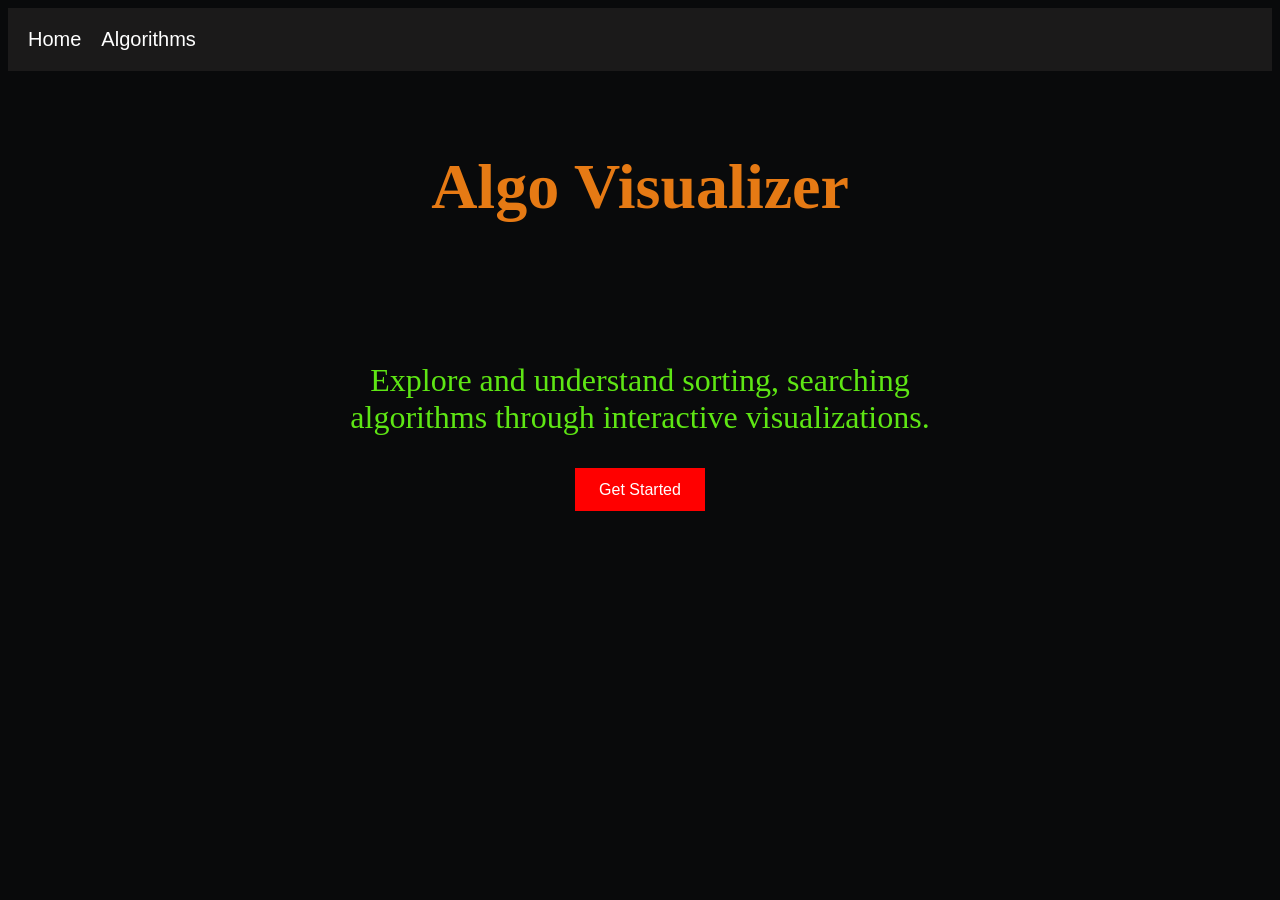
<file: index.html>
<!DOCTYPE html>
<html lang="en">
<head>
    <meta charset="UTF-8">
    <meta name="viewport" content="width=device-width, initial-scale=1.0">
    <title>Algorithm Visualizer</title>
    <link rel="stylesheet" href="styles.css">
</head>
<body>
    <div class="main1">
        <ul>
          <li ><a href="">Home</a></li>
          <li ><a href="index/Algo.html">Algorithms</a></li>
        </ul>
      </div>
    <div class="container">
      <br><br>
        <h1>Algo Visualizer</h1>
        <br><br><br><br><br>
        <p id="expla">Explore and understand sorting, 
        searching algorithms through interactive visualizations.</p>
        <a href="index/Algo.html">
        <button class="start-button">Get Started</button></a>
    </div>
</body>
</html>
</file>
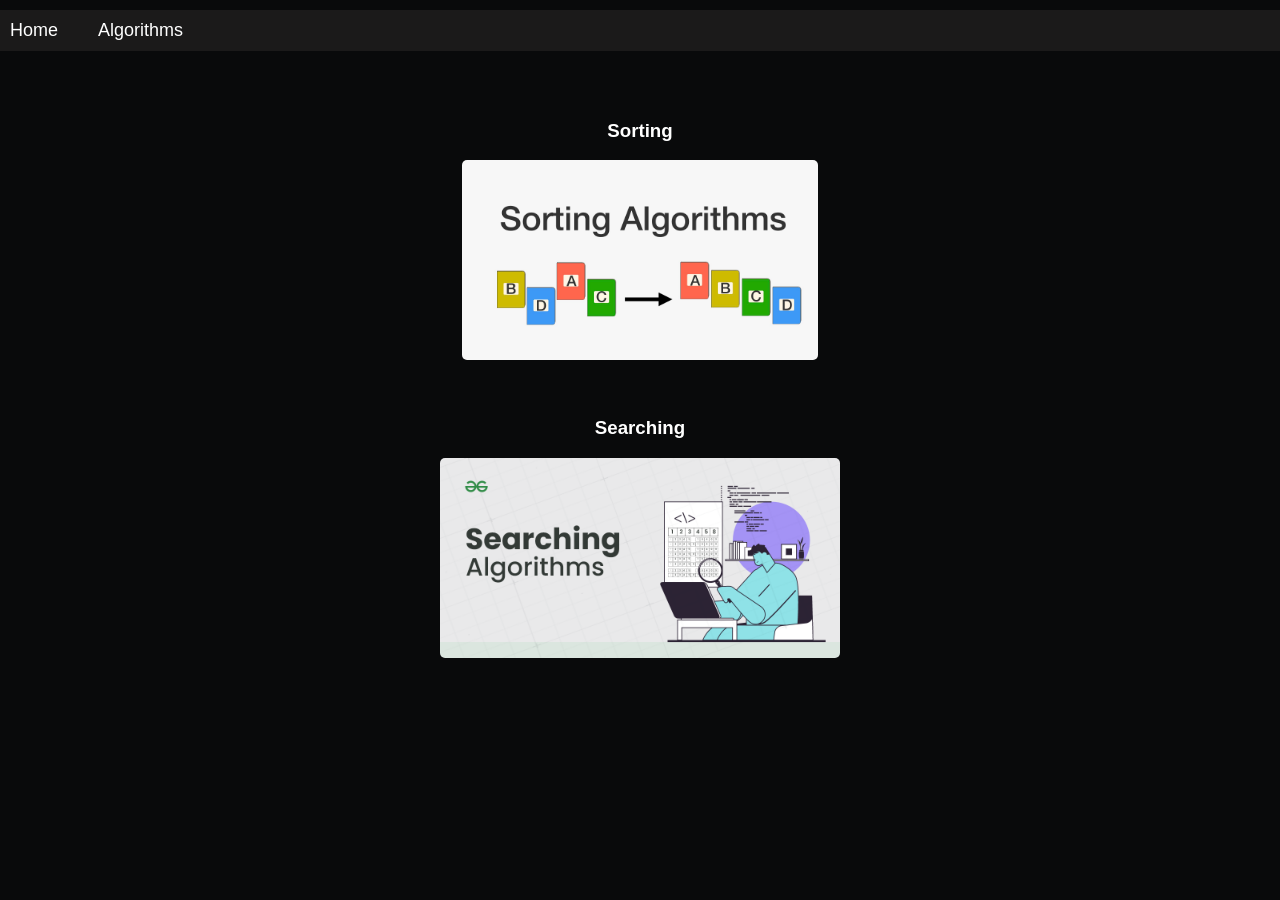
<file: index/Algo.html>
<!DOCTYPE html>
<html lang="en">
<head>
    <meta charset="UTF-8">
    <meta name="viewport" content="width=device-width, initial-scale=1.0">
    <title>Document</title>
    <link rel="stylesheet" href="../styles.css">
    <style>
        body {
            font-family: Arial, sans-serif;
            margin: 0;
            padding: 0;
        }

        header {
            padding: 10px 0;
            text-align: center;
        }

        .main1 ul {
            list-style-type: none;
            margin: 0;
            padding: 0;
        }

        .main1 ul li {
            display: inline-block;
            margin-right: 20px;
        }

        .main1 ul li a {
            text-decoration: none;
            font-size: 18px;
        }


        .side {
            width: 100%;
            padding: 20px;
            margin-top: 20px;
            display: flex;
            flex-direction: column;
            align-items: center;
        }

        .section {
            margin-bottom: 20px;
            text-align: center;
            position: relative;
        }

        .section img {
            display: block;
            margin: 0 auto;
            border-radius: 5px;
            cursor: pointer;
        }

        .links {
            display: none;
            position: absolute;
            top: 50%;
            left: calc(100% + 20px);
            transform: translateY(-50%);
            margin-top: 10px;
            text-align: left;
        }

        .links a {
            display: block;
            margin-bottom: 10px;
            text-decoration: none;
            font-size: 16px;
            padding: 5px 10px;
            border-radius: 5px;
            transition: background-color 0.3s;
        }

        .show-links {
            display: block;
        }
    </style>
</head>
<body>
    <header>
        <div class="main1">
            <ul>
                <li><a href="../index.html">Home</a></li>
                <li><a href="./Algo.html">Algorithms</a></li>
            </ul>
        </div>
    </header>
    <div class="side">
        <div class="section">
            <h3>Sorting</h3>
            <img src="./sorting.jpg" alt="Sorting" height="200px" onclick="toggleLinks('sorting-links')">
            <div class="links sorting-links">
                <a href="../sorting/bubble/dynamic.html">Bubble Sort</a>
                <a href="../sorting/insertion/insertion.html">Insertion Sort</a>
                <a href="../sorting/selection/Selection.html">Selection Sort</a>
                <a href="../sorting/quick/quick.html">Quick Sort</a>
            </div>
        </div>
        <br>
        <div class="section">
            <h3>Searching</h3>
            <img src="./search.png" alt="Search" height="200px" onclick="toggleLinks('searching-links')">
            <div class="links searching-links">
                <a href="../search/linearsrch/linear.html">Linear Search</a>
                <a href="../search/binarysearch/binarysearch.html">Binary Search</a>
                <a href="../search/ternery/ternery.html">Ternary Search</a>
            </div>
        </div>
        <br>
    </div>

    <script>
        function toggleLinks(className) {
            var links = document.getElementsByClassName(className)[0];
            if (links.classList.contains('show-links')) {
                links.classList.remove('show-links');
            } else {
                var allLinks = document.querySelectorAll('.links');
                allLinks.forEach(function(linkSection) {
                    linkSection.classList.remove('show-links');
                });
                links.classList.add('show-links');
            }
        }
    </script>
</body>
</html>
</file>
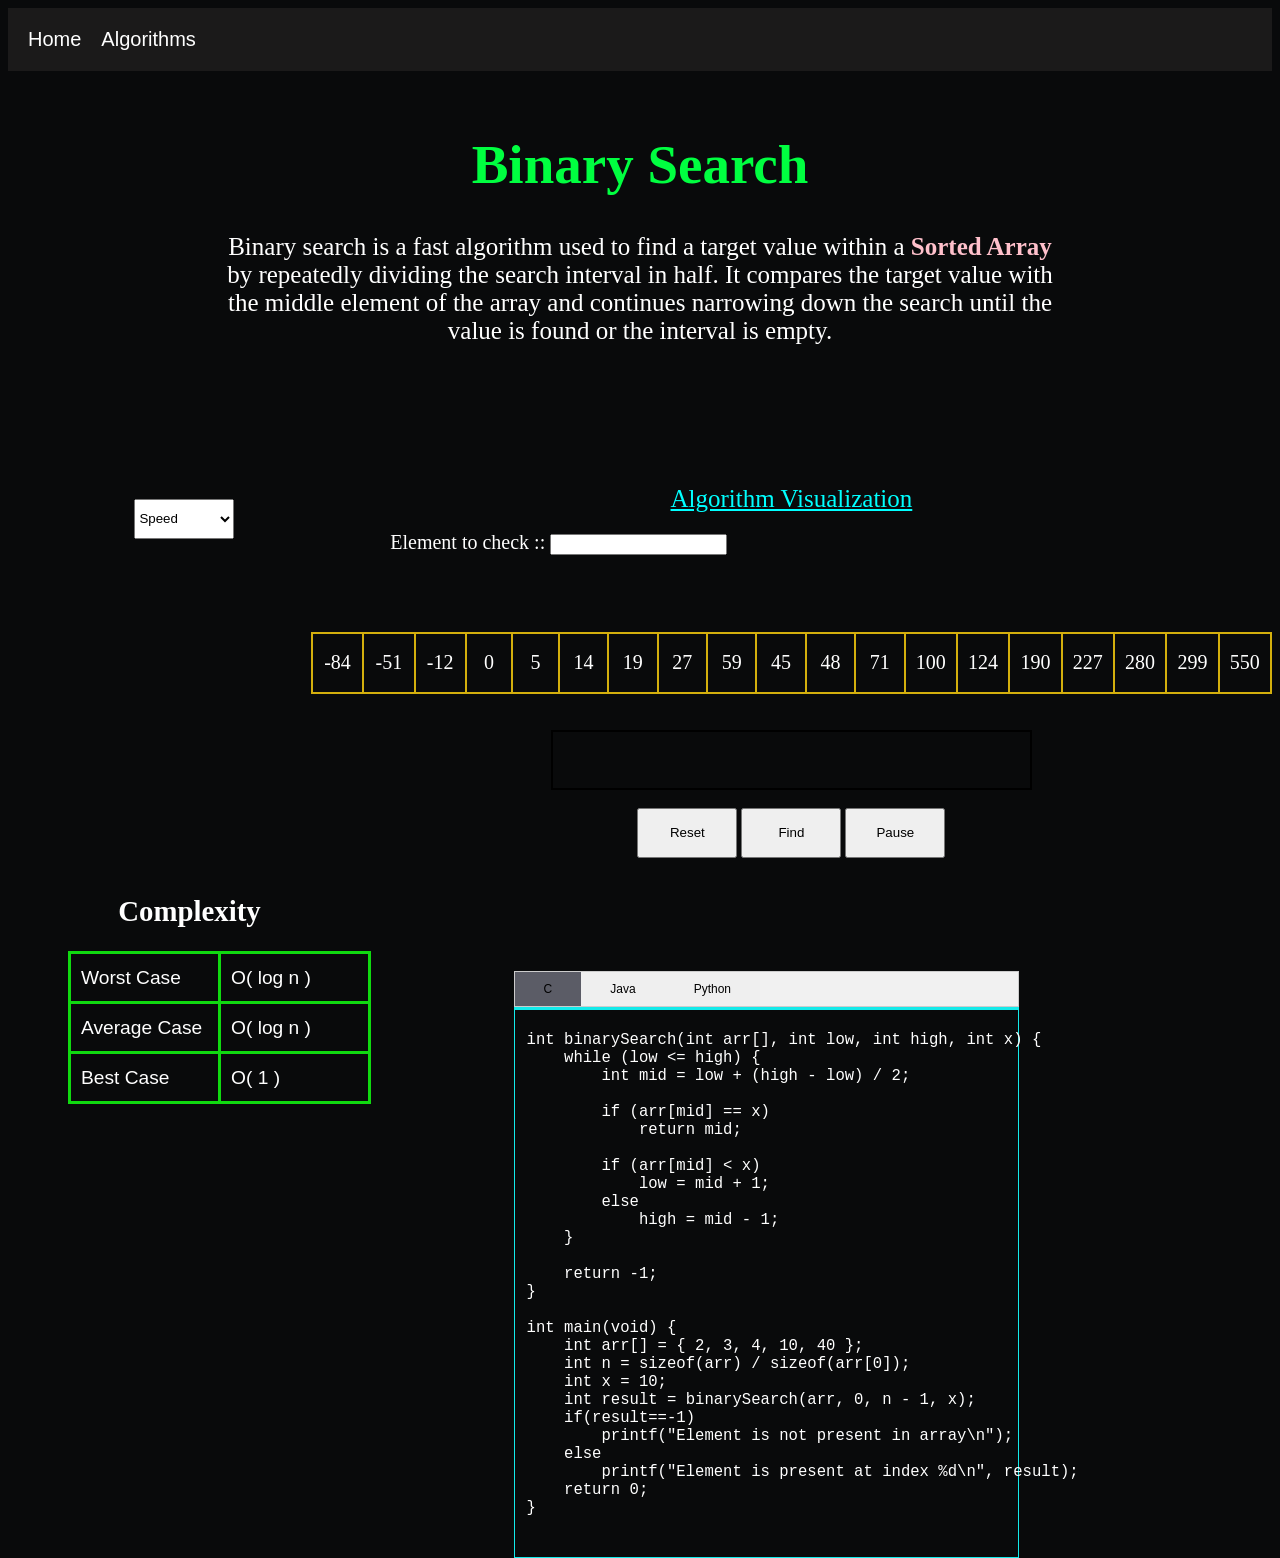
<file: search/binarysearch/binarysearch.html>
</html>
<!DOCTYPE html>
<html lang="en">
<head>
    <meta charset="UTF-8">
    <meta name="viewport" content="width=device-width, initial-scale=1.0">
    <title>Document</title>
    <link rel="stylesheet" href="../../styles.css">
    <script src="./binsrch2.js"></script>
</head>
<body >
    <header>
        <div class="main1">
        <ul>
          <li ><a href="../../index.html">Home</a></li>
          <li ><a href="../../index/Algo.html">Algorithms</a></li>
        </ul>
        </div>
    </header>
    <div class="bub" align="center">
        <h1>Binary Search</h1>
        <p style="width: 70%;font-size: 25px;">
            Binary search is a fast algorithm used to find a target value within a <b style="color: pink;">Sorted Array</b> 
            by repeatedly dividing the search interval in half. It compares the target value with 
            the middle element of the array and continues narrowing down the search until the value is
             found or the interval is empty.
        </p><br><br><br>
        <div id="expla"></div>
    </div>
    <div id="cont" align="center">
        <div id="cust" >
            <select id="speed" style="height: 40px; width: 100px;" onchange="setSpeed()">
                <option value="none" selected disabled hidden>Speed</option>
                <option value="200">Slow</option>
                <option value="100">Normal</option>
                <option value="50">Fast</option>
            </select>
        </div>
        <div id="visu">
            <table class="table" id="arr">
                <caption style="font-size: 25;color: aqua;"> <u>Algorithm Visualization </u></caption><br><br>
                <tr>
                    <td colspan="10">
                        <label><nbsc>Element to check :</nbsc>:</label>
                        <input type="number" id="find" value="">
                    </td>
                </tr>
                <tr>
                    <td></td>
                    <td></td>
                    <td></td>
                    <td></td>
                    <td></td>
                    <td></td>
                    <td></td>
                    <td></td>
                    <td></td>
                    <td></td>
                    <td></td>
                    <td></td>
                    <td></td>
                    <td></td>
                    <td></td>
                    <td></td>
                    <td></td>
                    <td></td>
                    <td></td>
                </tr>
                <tr id="ele">
                    <td>-84</td>
                    <td>-51</td>
                    <td>-12</td>
                    <td>0</td>
                    <td>5</td>
                    <td>14</td>
                    <td>19</td>
                    <td>27</td>
                    <td>59</td>
                    <td>45</td>
                    <td>48</td>
                    <td>71</td>
                    <td>100</td>
                    <td>124</td>
                    <td>190</td>
                    <td>227</td>
                    <td>280</td>
                    <td>299</td>
                    <td>550</td>
                </tr>
            </table><br><br>
            <div id="msg" style="border: 2px solid black;width: 50%;height: 60px;text-align: center;" >
                <p  style="margin-top: 2px;"></p><br>
            </div><br>

            <button id="rsrt">Reset</button>
            <button id="strt">Find</button>
            <button id="pause">Pause</button>
            </div>
    </div><br><br><br><br>
    <div class="analyse" align="center">
        <h2 >Complexity</h2>
        <table>
            <tr>
                <td><a href="#expla" id="wc" onclick="cases(1)">Worst Case</a></td>
                <td>O( log n )</td>
            </tr>
            <tr>
                <td><a href="#expla" id="ac" onclick="cases(2)">Average Case</a></td>
                <td>O( log n )</td>
            </tr>
            <tr>
                <td><a href="#expla" id="bc" onclick="cases(3)">Best Case</a></td>
                <td>O( 1 )</td>
            </tr>
        </table>
    </div>
    <div id="code">
        <div class="codes">
            <button class="proglang" onclick="smapcode(event,'c')">C</button>
            <button class="proglang" onclick="smapcode(event,'java')">Java</button>
            <button class="proglang" onclick="smapcode(event,'py')">Python</button>
        </div>
        <div id="c" class="cntnt">
    <pre>
int binarySearch(int arr[], int low, int high, int x) {
    while (low <= high) {
        int mid = low + (high - low) / 2;
        
        if (arr[mid] == x)
            return mid;
        
        if (arr[mid] < x)
            low = mid + 1;
        else
            high = mid - 1;
    }
    
    return -1;
}

int main(void) {
    int arr[] = { 2, 3, 4, 10, 40 };
    int n = sizeof(arr) / sizeof(arr[0]);
    int x = 10;
    int result = binarySearch(arr, 0, n - 1, x);
    if(result==-1)
        printf("Element is not present in array\n");
    else
        printf("Element is present at index %d\n", result);
    return 0;
}
    </pre>
        </div>
        <div id="java" class="cntnt">
    <pre>
class BinarySearch {

    int binarySearch(int arr[], int x) {
        int low = 0, high = arr.length - 1;
        while (low <= high) {
            int mid = low + (high - low) / 2;
            if (arr[mid] == x)
                return mid;
            if (arr[mid] < x)
                low = mid + 1;
            else
                high = mid - 1;
        }
        return -1;
    }

    public static void main(String args[]) {
        BinarySearch ob = new BinarySearch();
        int arr[] = { 2, 3, 4, 10, 40 };
        int n = arr.length;
        int x = 10;
        int result = ob.binarySearch(arr, x);
        if (result == -1)
        System.out.println("Element is not present in array");
        else
        System.out.println("Element is present at index " + result);
    }
}

    </pre>
        </div>
        <div id="py" class="cntnt">

    <pre>
def binarySearch(arr, low, high, x):
    while low <= high:
        mid = low + (high - low) // 2
        if arr[mid] == x:
            return mid
        elif arr[mid] < x:
            low = mid + 1
        else:
            high = mid - 1
    return -1

if __name__ == '__main__':
    arr = [2, 3, 4, 10, 40]
    x = 10
    result = binarySearch(arr, 0, len(arr)-1, x)
    if result != -1:
        print("Element is present at index", result)
    else:
        print("Element is not present in array")
    </pre>
        </div>
    </div>
    
</body>
</file>
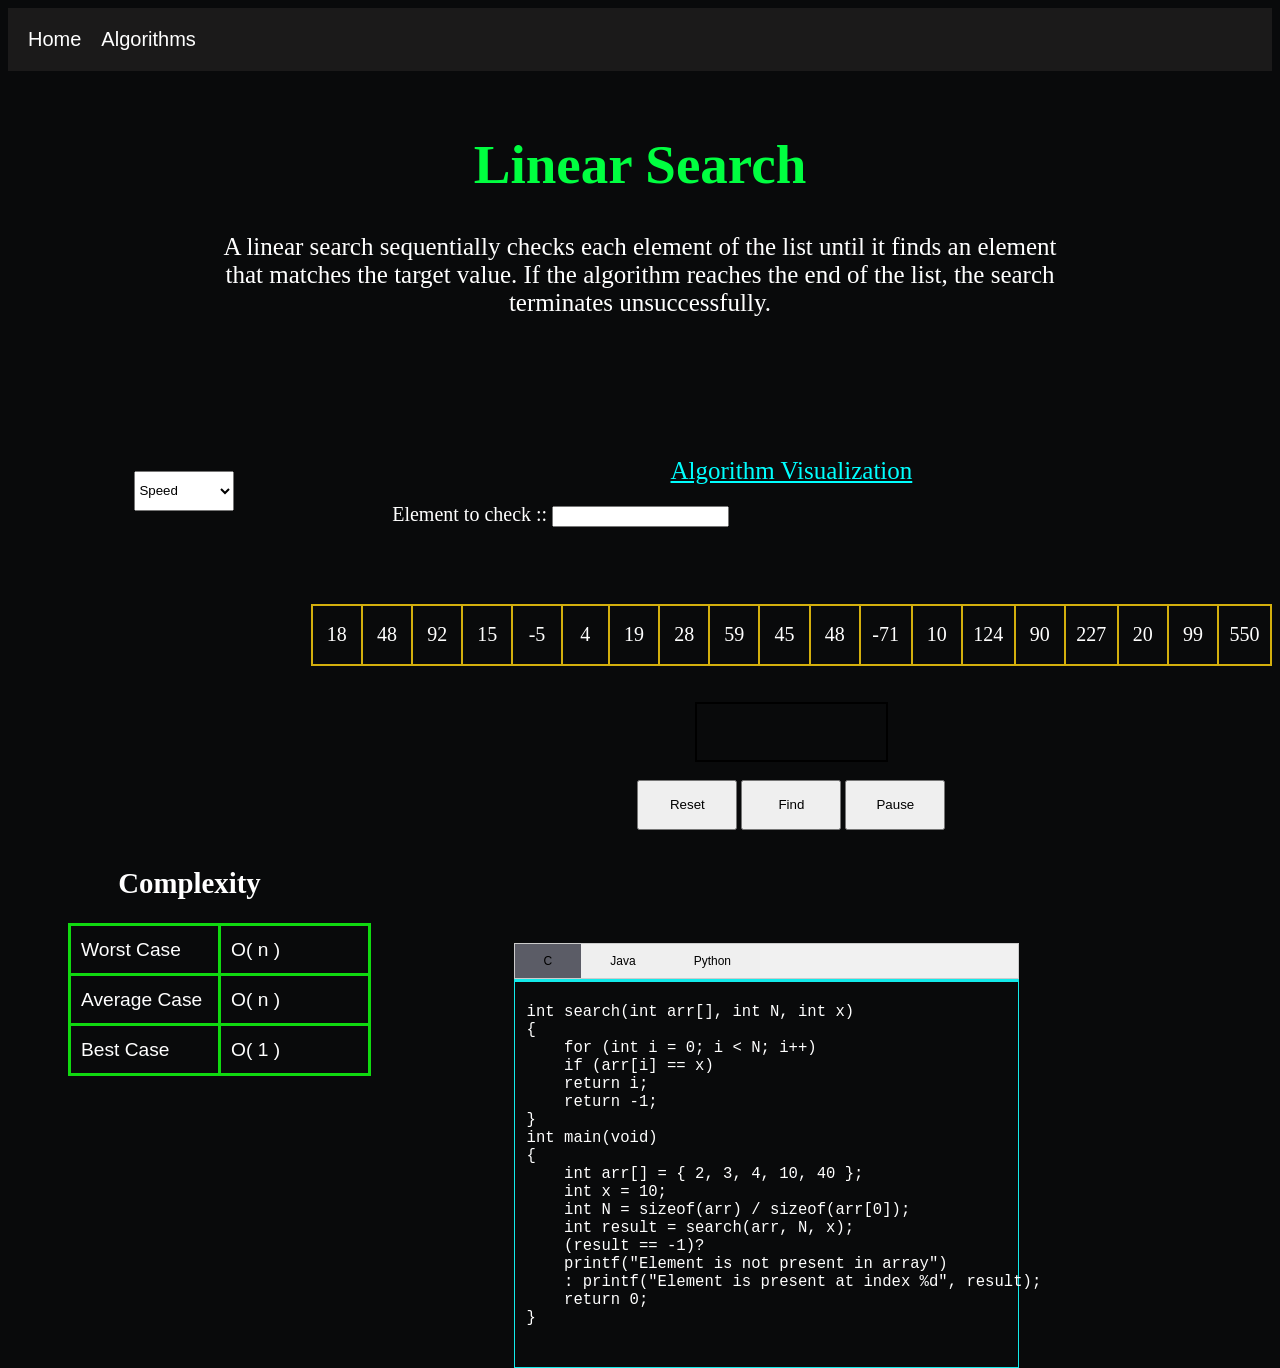
<file: search/linearsrch/linear.html>
</html>
<!DOCTYPE html>
<html lang="en">
<head>
    <meta charset="UTF-8">
    <meta name="viewport" content="width=device-width, initial-scale=1.0">
    <title>Document</title>
    <link rel="stylesheet" href="../../styles.css">
    <script src="linear2.js"></script>
</head>
<body >
    <header>
        <div class="main1">
        <ul>
          <li ><a href="../../index.html">Home</a></li>
          <li ><a href="../../index/Algo.html">Algorithms</a></li>
        </ul>
        </div>
    </header>
    <div class="bub" align="center">
        <h1>Linear Search</h1>
        <p style="width: 70%;font-size: 25px;">
            A linear search sequentially checks each element of the list until it finds an element that matches the target value. 
            If the algorithm reaches the end of the list, the search terminates unsuccessfully.
        </p><br><br><br>
        <div id="expla"></div>
    </div>
    <div id="cont" align="center">
        <div id="cust" >
            <select id="speed" style="height: 40px; width: 100px;" onchange="setSpeed()">
                <option value="none" selected disabled hidden>Speed</option>
                <option value="200">Slow</option>
                <option value="100">Normal</option>
                <option value="50">Fast</option>
            </select>
        </div>
        <div id="visu">
            <table class="table" id="arr">
                <caption style="font-size: 25;color: aqua;"> <u>Algorithm Visualization </u></caption><br><br>
                <tr>
                    <td colspan="10">
                        <label><nbsc>Element to check :</nbsc>:</label>
                        <input type="number" id="find" value="">
                    </td>
                    <td>
                        <p1 id="exp"></p1>
                    </td>
                </tr>
                <tr>
                    <td></td>
                    <td></td>
                    <td></td>
                    <td></td>
                    <td></td>
                    <td></td>
                    <td></td>
                    <td></td>
                    <td></td>
                    <td></td>
                    <td></td>
                    <td></td>
                    <td></td>
                    <td></td>
                    <td></td>
                    <td></td>
                    <td></td>
                    <td></td>
                    <td></td>
                </tr>
                <tr id="ele">
                    <td>18</td>
                    <td>48</td>
                    <td>92</td>
                    <td>15</td>
                    <td>-5</td>
                    <td>4</td>
                    <td>19</td>
                    <td>28</td>
                    <td>59</td>
                    <td>45</td>
                    <td>48</td>
                    <td>-71</td>
                    <td>10</td>
                    <td>124</td>
                    <td>90</td>
                    <td>227</td>
                    <td>20</td>
                    <td>99</td>
                    <td>550</td>
                </tr>
            </table><br><br>
            <div id="msg" style="border: 2px solid black;width: 20%;height: 60px;text-align: center;" >
                <p  style="margin-top: 2px;"></p><br>
            </div><br>

            <button id="rsrt">Reset</button>
            <button id="strt">Find</button>
            <button id="pause">Pause</button>
            </div>
    </div><br><br><br><br>
    <div class="analyse" align="center">
        <h2 >Complexity</h2>
        <table>
            <tr>
                <td><a href="#expla" id="wc" onclick="cases(1)">Worst Case</a></td>
                <td>O( n )</td>
            </tr>
            <tr>
                <td><a href="#expla" id="ac" onclick="cases(2)">Average Case</a></td>
                <td>O( n )</td>
            </tr>
            <tr>
                <td><a href="#expla" id="bc" onclick="cases(3)">Best Case</a></td>
                <td>O( 1 )</td>
            </tr>
        </table>
    </div>
    <div id="code">
        <div class="codes">
            <button class="proglang" onclick="smapcode(event,'c')">C</button>
            <button class="proglang" onclick="smapcode(event,'java')">Java</button>
            <button class="proglang" onclick="smapcode(event,'py')">Python</button>
        </div>
        <div id="c" class="cntnt">
<pre>
int search(int arr[], int N, int x)
{
    for (int i = 0; i < N; i++)
    if (arr[i] == x)
    return i;
    return -1;
}
int main(void)
{
    int arr[] = { 2, 3, 4, 10, 40 };
    int x = 10;
    int N = sizeof(arr) / sizeof(arr[0]);
    int result = search(arr, N, x);
    (result == -1)? 
    printf("Element is not present in array")
    : printf("Element is present at index %d", result);
    return 0;
}
        
</pre>
        </div>
        <div id="java" class="cntnt">
<pre>
class GFG {
    public static int search(int arr[], int N, int x)
    {
        for (int i = 0; i < N; i++) {
            if (arr[i] == x)
                return i;
        }
        return -1;
    }
    public static void main(String args[])
    {
        int arr[] = { 2, 3, 4, 10, 40 };
        int x = 10;
        int result = search(arr, arr.length, x);
        if (result == -1)
            System.out.print(
                "Element is not present in array");
        else
            System.out.print("Element is present at index "
                             + result);
    }
}
</pre>
        </div>
        <div id="py" class="cntnt">
<pre>
def search(arr, N, x):
    for i in range(0, N):
        if (arr[i] == x):
            return i
    return -1
if __name__ == "__main__":
    arr = [2, 3, 4, 10, 40]
    x = 10
    N = len(arr)
    result = search(arr, N, x)
    if(result == -1):
        print("Element is not present in array")
    else:
        print("Element is present at index", result)
</pre>
        </div>
    </div>
    
</body>
</file>
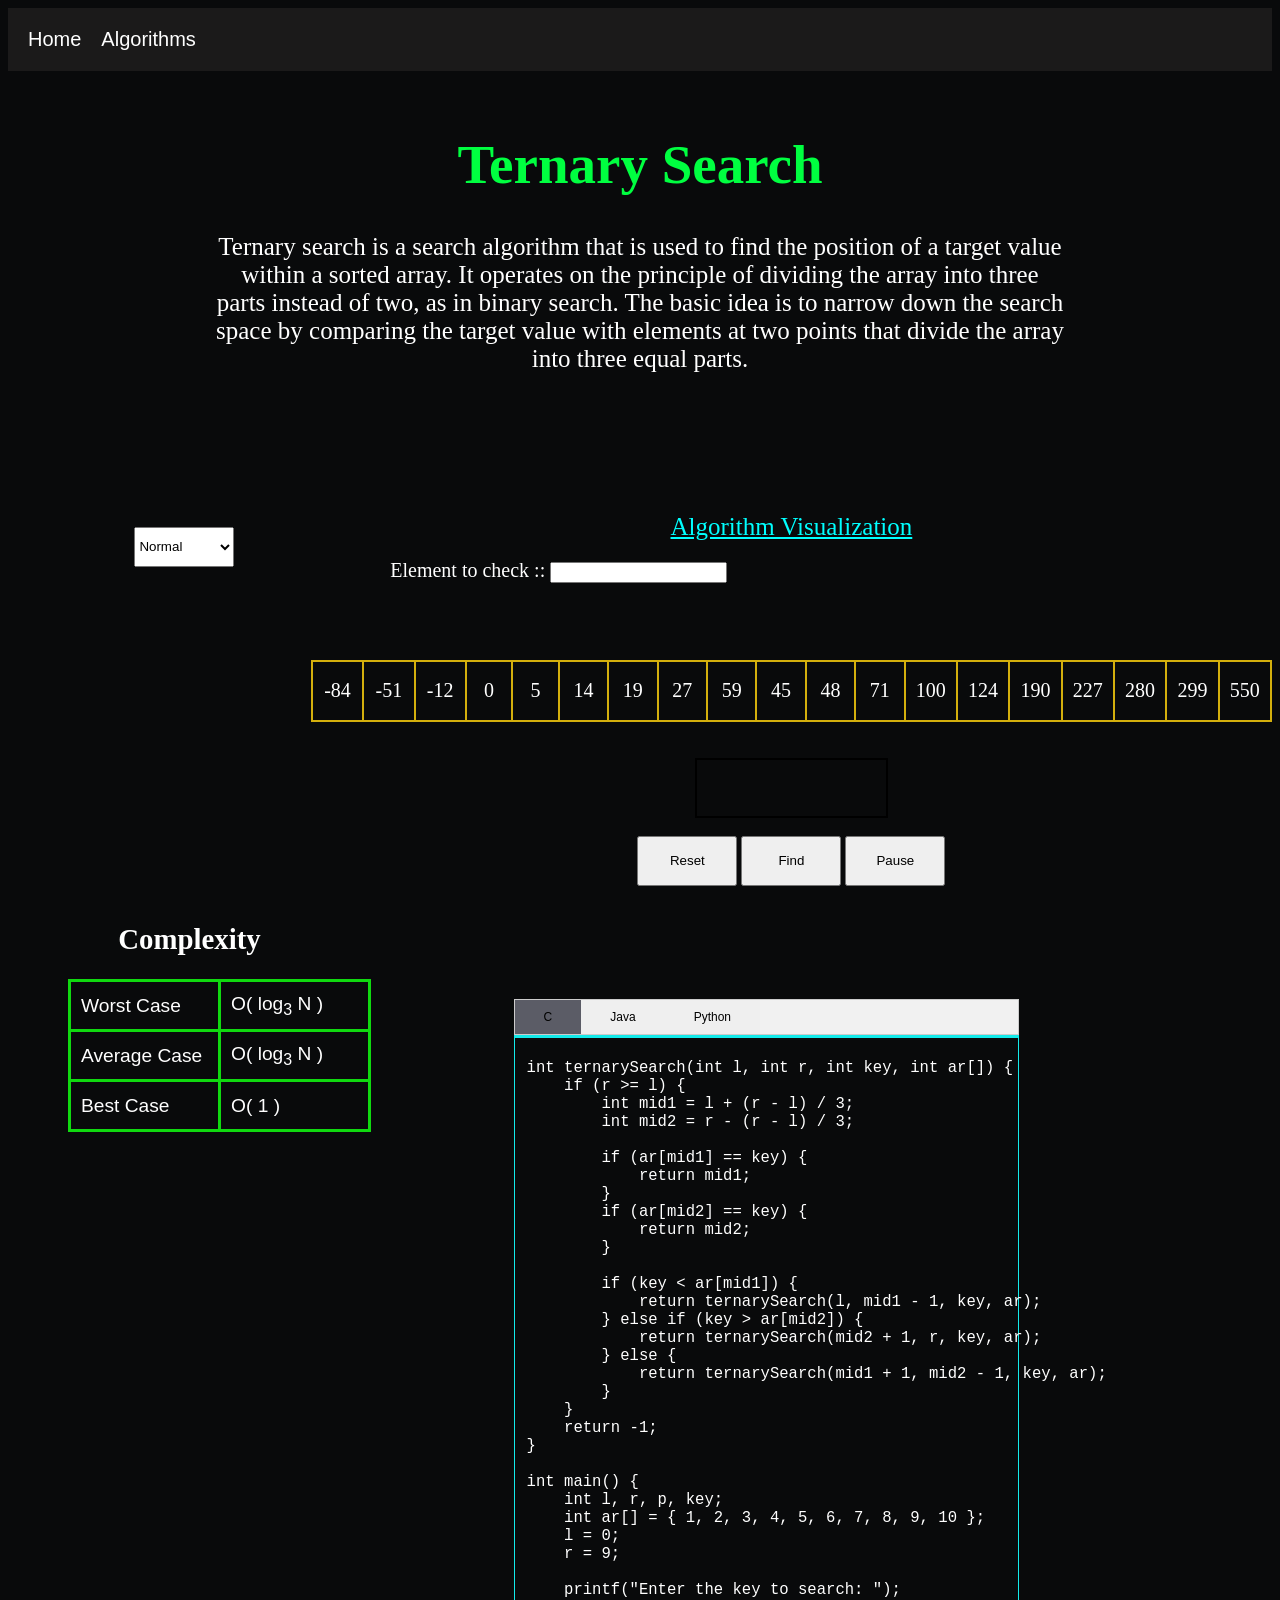
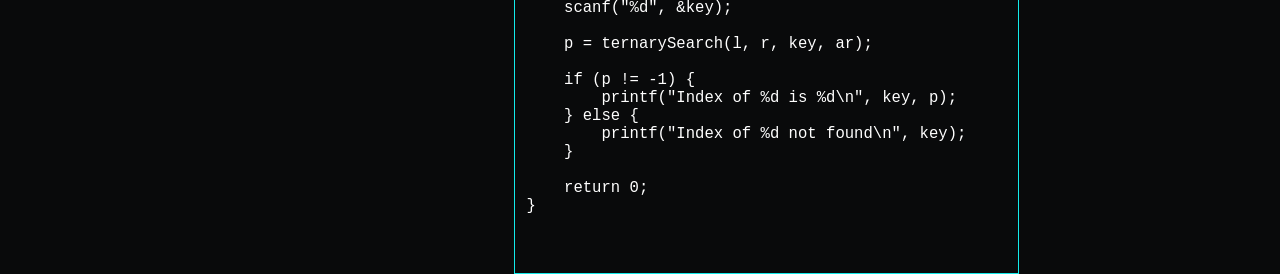
<file: search/ternery/ternery.html>
</html>
<!DOCTYPE html>
<html lang="en">
<head>
    <meta charset="UTF-8">
    <meta name="viewport" content="width=device-width, initial-scale=1.0">
    <title>Document</title>
    <link rel="stylesheet" href="../../styles.css">
    <script src="./ternary2.js"></script>
</head>
<body >
    <header>
        <div class="main1">
        <ul>
          <li ><a href="../../index.html">Home</a></li>
          <li ><a href="../../index/Algo.html">Algorithms</a></li>
        </ul>
        </div>
    </header>
    <div class="bub" align="center">
        <h1>Ternary Search</h1>
        <p style="width: 70%;font-size: 25px;">
            Ternary search is a search algorithm that is used to find the position of a target value within a sorted array. 
            It operates on the principle of dividing the
            array into three parts instead of two, as in binary search.
             The basic idea is to narrow down the search space by comparing 
             the target value with elements at two points that divide the array into three equal parts.
        </p><br><br><br>
        <div id="expla"></div>
    </div>
    <div id="cont" align="center">
        <div id="cust" >
            <select id="speed" style="height: 40px; width: 100px;" onchange="setSpeed()">
                <option value="100">Normal</option>
                <option value="200">Slow</option>
                <option value="50">Fast</option>
            </select>
        </div>
        <div id="visu">
            <table class="table" id="arr">
                <caption style="font-size: 25;color: aqua;"> <u>Algorithm Visualization </u></caption><br><br>
                <tr>
                    <td colspan="10">
                        <label>Element to check ::  </label>
                        <input type="number" id="find" value="">
                    </td>
                </tr>
                <tr>
                    <td></td>
                    <td></td>
                    <td></td>
                    <td></td>
                    <td></td>
                    <td></td>
                    <td></td>
                    <td></td>
                    <td></td>
                    <td></td>
                    <td></td>
                    <td></td>
                    <td></td>
                    <td></td>
                    <td></td>
                    <td></td>
                    <td></td>
                    <td></td>
                    <td></td>
                </tr>
                <tr id="ele">
                    <td>-84</td>
                    <td>-51</td>
                    <td>-12</td>
                    <td>0</td>
                    <td>5</td>
                    <td>14</td>
                    <td>19</td>
                    <td>27</td>
                    <td>59</td>
                    <td>45</td>
                    <td>48</td>
                    <td>71</td>
                    <td>100</td>
                    <td>124</td>
                    <td>190</td>
                    <td>227</td>
                    <td>280</td>
                    <td>299</td>
                    <td>550</td>
                </tr>
            </table><br><br>
            <div id="msg" style="border: 2px solid black;width: 20%;height: 60px;text-align: center;" >
                <p  style="margin-top: 2px;"></p><br>
            </div><br>

            <button id="rsrt">Reset</button>
            <button id="strt">Find</button>
            <button id="pause">Pause</button>
            </div>
    </div><br><br><br><br>
    <div class="analyse" align="center">
        <h2 >Complexity</h2>
        <table>
            <tr>
                <td><a href="#expla" id="wc" onclick="cases(1)">Worst Case</a></td>
                <td>O( log<sub>3</sub> N )</td>
            </tr>
            <tr>
                <td><a href="#expla" id="ac" onclick="cases(2)">Average Case</a></td>
                <td>O( log<sub>3</sub> N )</td>
            </tr>
            <tr>
                <td><a href="#expla" id="bc" onclick="cases(3)">Best Case</a></td>
                <td>O( 1 )</td>
            </tr>
        </table>
    </div>
    <div id="code">
        <div class="codes">
            <button class="proglang" onclick="smapcode(event,'c')">C</button>
            <button class="proglang" onclick="smapcode(event,'java')">Java</button>
            <button class="proglang" onclick="smapcode(event,'py')">Python</button>
        </div>
        <div id="c" class="cntnt">
    <pre>
int ternarySearch(int l, int r, int key, int ar[]) {
    if (r >= l) {
        int mid1 = l + (r - l) / 3;
        int mid2 = r - (r - l) / 3;

        if (ar[mid1] == key) {
            return mid1;
        }
        if (ar[mid2] == key) {
            return mid2;
        }

        if (key < ar[mid1]) {
            return ternarySearch(l, mid1 - 1, key, ar);
        } else if (key > ar[mid2]) {
            return ternarySearch(mid2 + 1, r, key, ar);
        } else {
            return ternarySearch(mid1 + 1, mid2 - 1, key, ar);
        }
    }
    return -1;
}

int main() {
    int l, r, p, key;
    int ar[] = { 1, 2, 3, 4, 5, 6, 7, 8, 9, 10 };
    l = 0;
    r = 9;

    printf("Enter the key to search: ");
    scanf("%d", &key);

    p = ternarySearch(l, r, key, ar);

    if (p != -1) {
        printf("Index of %d is %d\n", key, p);
    } else {
        printf("Index of %d not found\n", key);
    }

    return 0;
}
            
    </pre>
        </div>
        <div id="java" class="cntnt">

    <pre>
class TernarySearch {
    
    static int ternarySearch(int l, int r, int key, int ar[]) {
        if (r >= l) {
            int mid1 = l + (r - l) / 3;
            int mid2 = r - (r - l) / 3;
    
            if (ar[mid1] == key) {
                return mid1;
            }
            if (ar[mid2] == key) {
                return mid2;
            }
    
            if (key < ar[mid1]) {
                return ternarySearch(l, mid1 - 1, key, ar);
            } else if (key > ar[mid2]) {
                return ternarySearch(mid2 + 1, r, key, ar);
            } else {
                return ternarySearch(mid1 + 1, mid2 - 1, key, ar);
            }
        }
        return -1;
    }
    
    public static void main(String args[]) {
        Scanner sc = new Scanner(System.in);
        int l, r, p, key;
        int ar[] = { 1, 2, 3, 4, 5, 6, 7, 8, 9, 10 };
        l = 0;
        r = ar.length - 1;
    
        System.out.print("Enter the key to search: ");
        key = sc.nextInt();
    
        p = ternarySearch(l, r, key, ar);
    
        if (p != -1) {
            System.out.println("Index of " + key + " is " + p);
        } else {
            System.out.println("Index of " + key + " not found");
        }
    }
}

    </pre>

        </div>
        <div id="py" class="cntnt">

    <pre>
def ternarySearch(l, r, key, ar):
    if r >= l:
        mid1 = l + (r - l) // 3
        mid2 = r - (r - l) // 3

        if ar[mid1] == key:
            return mid1
        if ar[mid2] == key:
            return mid2

        if key < ar[mid1]:
            return ternarySearch(l, mid1 - 1, key, ar)
        elif key > ar[mid2]:
            return ternarySearch(mid2 + 1, r, key, ar)
        else:
            return ternarySearch(mid1 + 1, mid2 - 1, key, ar)

    return -1

if __name__ == "__main__":
    ar = [1, 2, 3, 4, 5, 6, 7, 8, 9, 10]
    l = 0
    r = len(ar) - 1

    key = int(input("Enter the key to search: "))

    p = ternarySearch(l, r, key, ar)

    if p != -1:
        print(f"Index of {key} is {p}")
    else:
        print(f"Index of {key} not found")

    </pre>

        </div>
    </div>
    
</body>
</file>
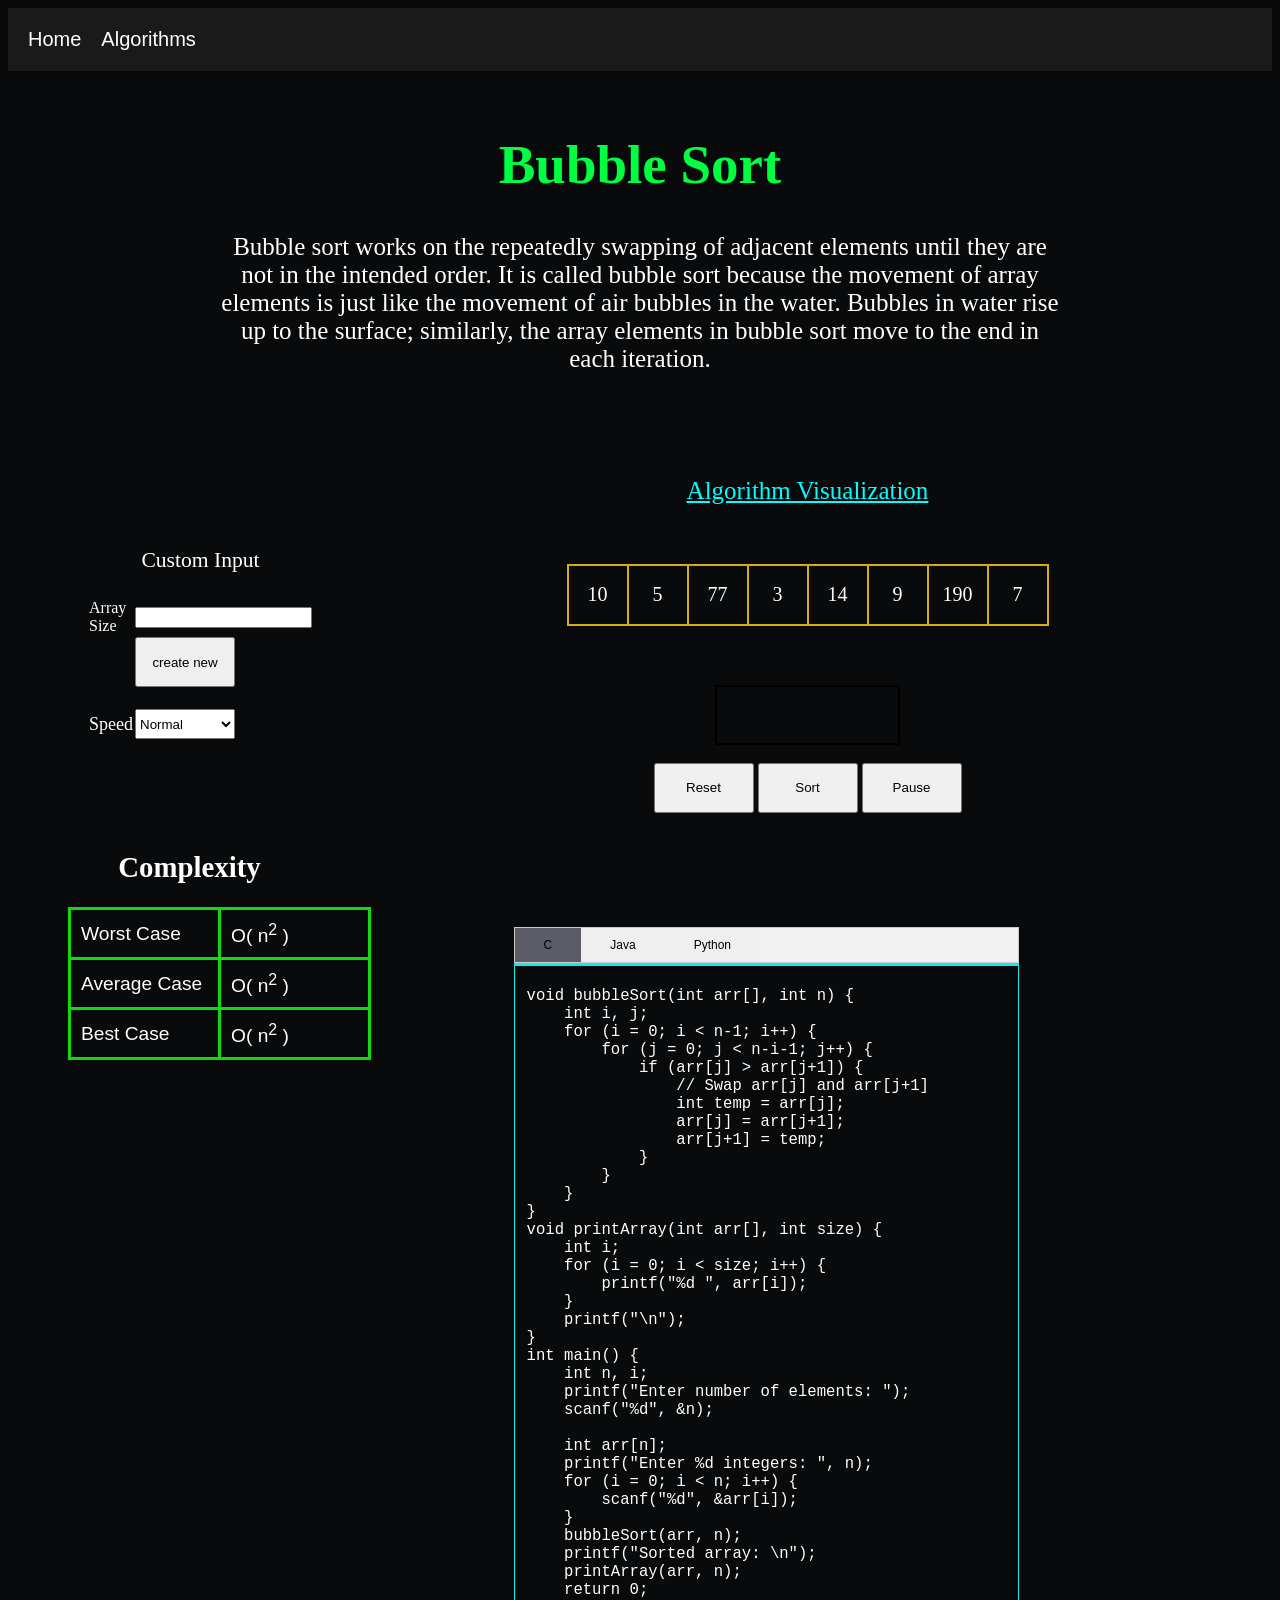
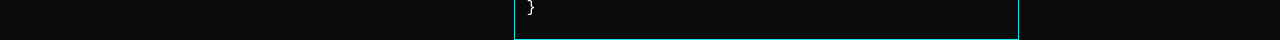
<file: sorting/bubble/dynamic.html>
</html>
<!DOCTYPE html>
<html lang="en">
<head>
    <meta charset="UTF-8">
    <meta name="viewport" content="width=device-width, initial-scale=1.0">
    <title>Bubble Sort</title>
    <link rel="stylesheet" href="../../styles.css">
    <script src="./dyna.js"></script>
</head>
<body>
    <header>
        <div class="main1">
        <ul>
          <li ><a href="../../index.html">Home</a></li>
          <li ><a href="../../index/Algo.html">Algorithms</a></li>
        </ul>
        </div>
    </header>
    <div class="bub" align="center">
        <h1>Bubble Sort</h1>
        <p style="width: 70%;font-size: 25px;">Bubble sort works on the repeatedly swapping of adjacent elements 
            until they are not in the intended order. It is called bubble sort because the movement
             of array elements is just like the movement of air bubbles in the water. Bubbles in water rise up to the surface; 
             similarly, the array elements in bubble sort move to the end in each iteration.
        </p><br><br><br>
        <div id="expla"></div>
    </div>
    <div id="cont" align="center">
        <div id="cust" >
            <p>Custom Input<br><br>
                <table>
                    <tr><td>Array Size</td>
                    <td><input type="number" id="find"></td></tr>
                    <tr><td></td><td><button id="newA">create new</button></td></tr>
                    <tr><td><br></td></tr>
                    <tr><td style="font-size:18px;">Speed</td>
                    <td><select id="speed" style="height: 30px; width: 100px;" onchange="setSpeed()">
                        <option value="100">Normal</option>
                        <option value="200">Slow</option>
                        <option value="50">Fast</option>
                    </select></td></tr>
                </table>
            </p>
        </div>
        <div id="visu">
            <table class="table" id="arr">
                <caption style="font-size: 25;color: aqua;"> <u>Algorithm Visualization </u></caption>
                
                <tr>
                    <td></td>
                    <td></td>
                    <td></td>
                    <td></td>
                    <td></td>
                    <td></td>
                    <td></td>
                    <td></td>
                </tr>
                <tr id="ele">
                    <td>10</td>
                    <td>5</td>
                    <td>77</td>
                    <td>3</td>
                    <td>14</td>
                    <td>9</td>
                    <td>190</td>
                    <td>7</td>
                </tr>
                <tr>
                    <td></td>
                    <td></td>
                    <td></td>
                    <td></td>
                    <td></td>
                    <td></td>
                    <td></td>
                    <td></td>
                </tr>
            </table>
            <div id="msg" style="border: 2px solid black;width: 20%;height: 60px;text-align: center;" >
                <p  style="margin-top: 2px;"></p><br>
            </div><br>
            <button id="rsrt">Reset</button>
            <button id="strt">Sort</button>
            <button id="pause">Pause</button>
            </div>
    </div>
    <div class="analyse" align="center">
        <h2 >Complexity</h2>
        <table>
            <tr>
                <td><a href="#expla" id="wc" onclick="updateArray([167,130,110,98,86,29,0,-2,1])">Worst Case</a></td>
                <td>O( n<sup>2</sup> )</td>
            </tr>
            <tr>
                <td><a href="#expla" id="ac" onclick="updateArray([2,67,45,5,90,76,494,45,2])">Average Case</a></td>
                <td>O( n<sup>2</sup> )</td>
            </tr>
            <tr>
                <td><a href="#expla" id="bc" onclick="updateArray([2,5,6,8,24,45,90,160,3])">Best Case</a></td>
                <td>O( n<sup>2</sup> )</td>
            </tr>
        </table>
    </div>
    <div id="code">
        <div class="codes">
            <button class="proglang" onclick="smapcode(event,'c')">C</button>
            <button class="proglang" onclick="smapcode(event,'java')">Java</button>
            <button class="proglang" onclick="smapcode(event,'py')">Python</button>
        </div>
        <div id="c" class="cntnt">
<pre>
void bubbleSort(int arr[], int n) {
    int i, j;
    for (i = 0; i < n-1; i++) {       
        for (j = 0; j < n-i-1; j++) {
            if (arr[j] > arr[j+1]) {
                // Swap arr[j] and arr[j+1]
                int temp = arr[j];
                arr[j] = arr[j+1];
                arr[j+1] = temp;
            }
        }
    }
}
void printArray(int arr[], int size) {
    int i;
    for (i = 0; i < size; i++) {
        printf("%d ", arr[i]);
    }
    printf("\n");
}
int main() {
    int n, i;
    printf("Enter number of elements: ");
    scanf("%d", &n);
    
    int arr[n];
    printf("Enter %d integers: ", n);
    for (i = 0; i < n; i++) {
        scanf("%d", &arr[i]);
    }
    bubbleSort(arr, n);
    printf("Sorted array: \n");
    printArray(arr, n);
    return 0;
}        
</pre>
        </div>
        <div id="java" class="cntnt">
<pre>
class Sort 
{
    static void bubbleSort(int arr[], int n)
    {
        int i, j, temp;
        for (i = 0; i < n - 1; i++) 
        {
            for (j = 0; j < n - i - 1; j++) 
            {
                if (arr[j] > arr[j + 1]) 
                {
                    temp = arr[j];
                    arr[j] = arr[j + 1];
                    arr[j + 1] = temp;
                }
            }
        }
    }
    public static void main(String args[])
    {
        int arr[] = { 64, 34, 25, 12, 22, 11, 90 };
        int n = arr.length;
        bubbleSort(arr, n);
        for (int i = 0; i < n; i++)
            System.out.print(arr[i] + " ");
        System.out.println();
    }
}
</pre>
        </div>
        <div id="py" class="cntnt">
<pre>
def bubbleSort(arr):
    n = len(arr)
    for i in range(n):
        swapped = False
        for j in range(0, n-i-1):

            if arr[j] > arr[j+1]:
                arr[j], arr[j+1] = arr[j+1], arr[j]
                swapped = True
        if (swapped == False):
            break
if __name__ == "__main__":
    arr = [64, 34, 25, 12, 22, 11, 90]
    bubbleSort(arr)
    print("Sorted array:")
    for i in range(len(arr)):
        print("%d" % arr[i], end=" ")
</pre>
        </div>
    </div>
</body>
</file>
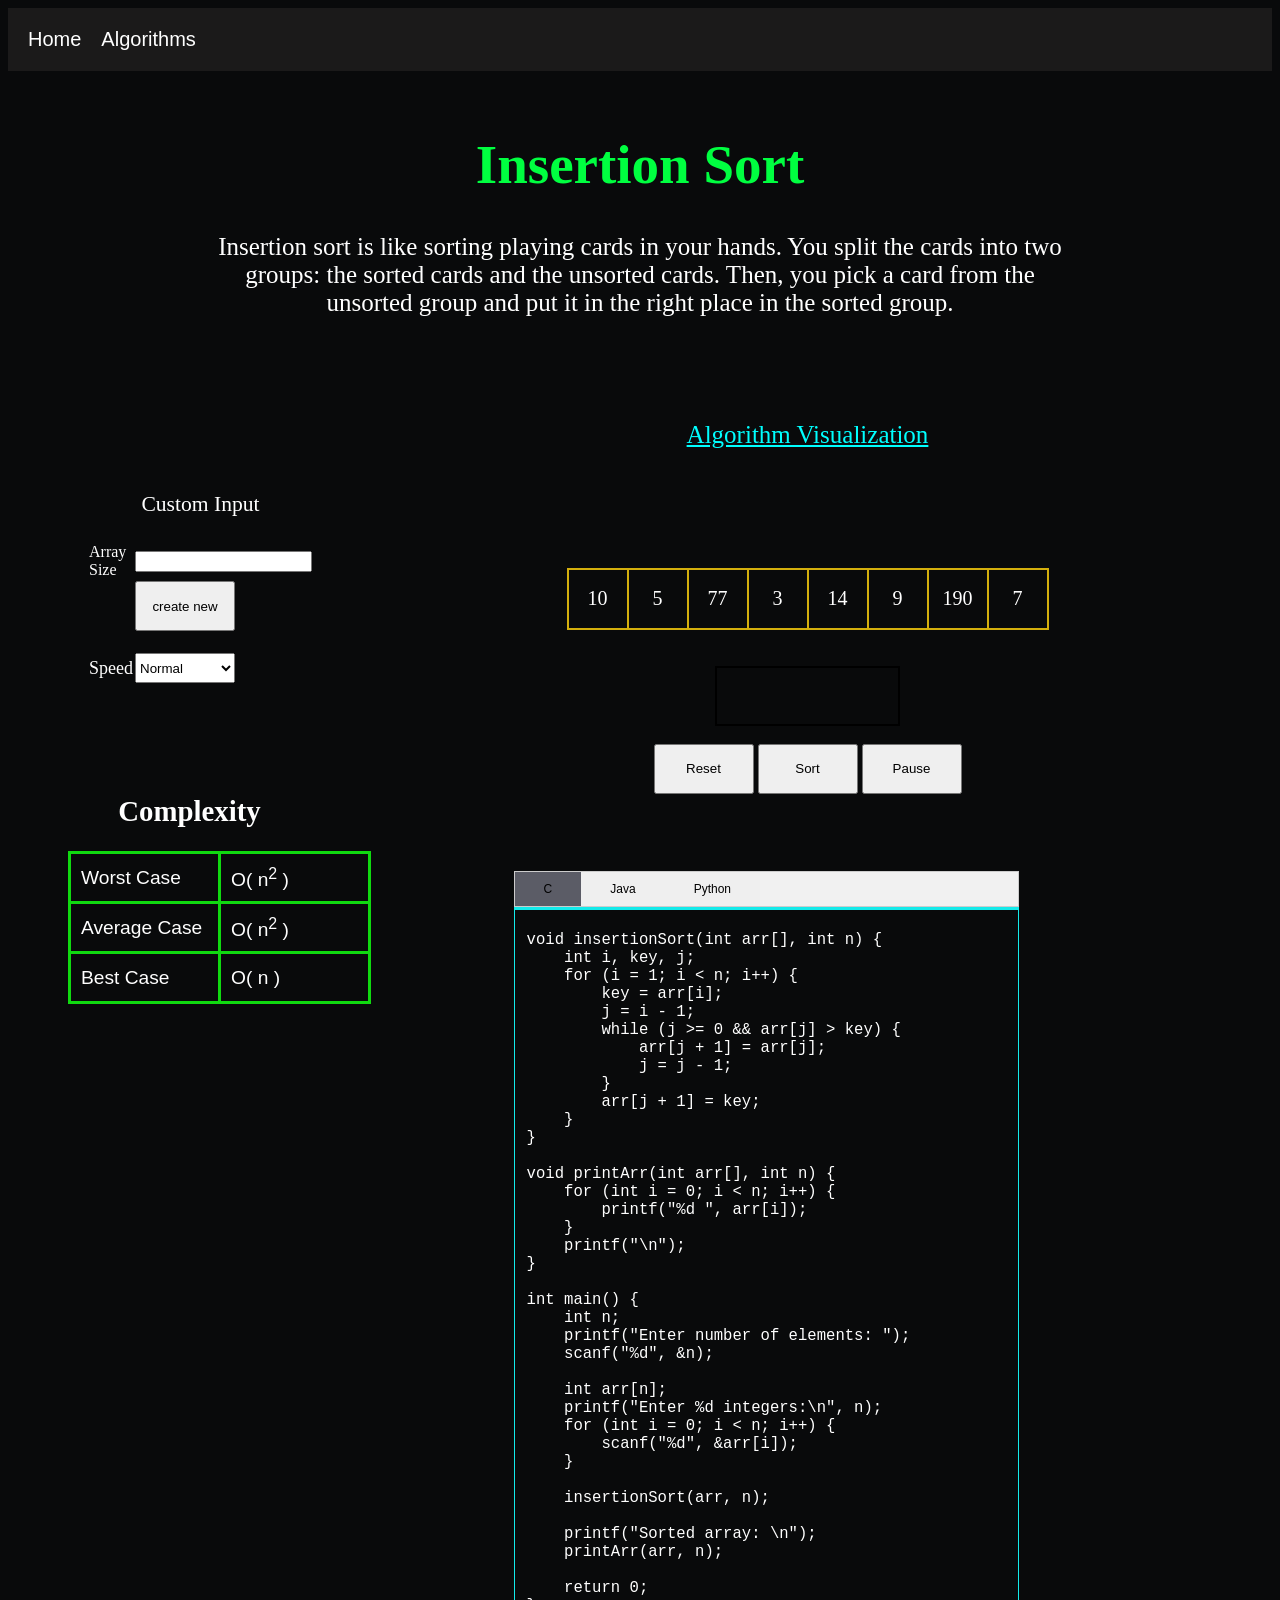
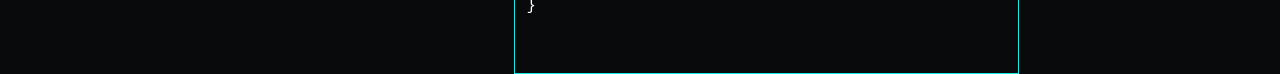
<file: sorting/insertion/insertion.html>
</html>
<!DOCTYPE html>
<html lang="en">
<head>
    <meta charset="UTF-8">
    <meta name="viewport" content="width=device-width, initial-scale=1.0">
    <title>Document</title>
    <link rel="stylesheet" href="../../styles.css">
    <script src="./insert2.js"></script>
</head>
<body >
    <header>
        <div class="main1">
        <ul>
          <li ><a href="../../index.html">Home</a></li>
          <li ><a href="../../index/Algo.html">Algorithms</a></li>
        </ul>
        </div>
    </header>
    <div class="bub" align="center">
        <h1>Insertion Sort</h1>
        <p style="width: 70%;font-size: 25px;">
            Insertion sort is like sorting playing cards in your hands.
             You split the cards into two groups: the sorted cards and the unsorted cards. 
             Then, you pick a card from the unsorted group and put it in the right place in the sorted group.
        </p><br><br><br>
        <div id="expla"></div>
    </div>
    <div id="cont" align="center">
        <div id="cust" >
            <p>Custom Input<br><br>
                <table>
                    <tr><td>Array Size</td>
                    <td><input type="number" id="find"></td></tr>
                    <tr><td></td><td><button id="newA">create new</button></td></tr>
                    <tr><td><br></td></tr>
                    <tr><td style="font-size:18px;">Speed</td>
                    <td><select id="speed" style="height: 30px; width: 100px;" onchange="setSpeed()">
                        <option value="100">Normal</option>
                        <option value="200">Slow</option>
                        <option value="50">Fast</option>
                    </select></td></tr>
                </table>
            </p>
        </div>
        <div id="visu">
            <table class="table" id="arr">
                <caption style="font-size: 25;color: aqua;"> <u>Algorithm Visualization </u></caption>
                <tr>
                    <td></td>
                </tr>
                <tr>
                    <td></td>
                    <td></td>
                    <td></td>
                    <td></td>
                    <td></td>
                    <td></td>
                    <td></td>
                    <td></td>
                </tr>
                <tr id="ele">
                    <td>10</td>
                    <td>5</td>
                    <td>77</td>
                    <td>3</td>
                    <td>14</td>
                    <td>9</td>
                    <td>190</td>
                    <td>7</td>
                </tr>
            </table><br><br>
            <div id="msg" style="border: 2px solid black;width: 20%;height: 60px;text-align: center;" >
                <p  style="margin-top: 2px;"></p><br>
            </div><br>

            <button id="rsrt">Reset</button>
            <button id="strt">Sort</button>
            <button id="pause">Pause</button>
            </div>
    </div>
    <div class="analyse" align="center">
        <h2 >Complexity</h2>
        <table>
            <tr>
                <td><a href="#expla" id="wc" onclick="updateArray([167,130,110,98,86,29,0,-2,1])">Worst Case</a></td>
                <td>O( n<sup>2</sup> )</td>
            </tr>
            <tr>
                <td><a href="#expla" id="ac" onclick="updateArray([2,67,45,5,90,76,494,45,2])">Average Case</a></td>
                <td>O( n<sup>2</sup> )</td>
            </tr>
            <tr>
                <td><a href="#expla" id="bc" onclick="updateArray([2,5,6,8,24,45,90,160,3])">Best Case</a></td>
                <td>O( n )</td>
            </tr>
        </table>
    </div>
    <div id="code">
        <div class="codes">
            <button class="proglang" onclick="smapcode(event,'c')">C</button>
            <button class="proglang" onclick="smapcode(event,'java')">Java</button>
            <button class="proglang" onclick="smapcode(event,'py')">Python</button>
        </div>
        <div id="c" class="cntnt">
    <pre>
void insertionSort(int arr[], int n) {
    int i, key, j;
    for (i = 1; i < n; i++) {
        key = arr[i];
        j = i - 1;
        while (j >= 0 && arr[j] > key) {
            arr[j + 1] = arr[j];
            j = j - 1;
        }
        arr[j + 1] = key;
    }
}

void printArr(int arr[], int n) {
    for (int i = 0; i < n; i++) {
        printf("%d ", arr[i]);
    }
    printf("\n");
}

int main() {
    int n;
    printf("Enter number of elements: ");
    scanf("%d", &n);
    
    int arr[n];
    printf("Enter %d integers:\n", n);
    for (int i = 0; i < n; i++) {
        scanf("%d", &arr[i]);
    }
    
    insertionSort(arr, n);
    
    printf("Sorted array: \n");
    printArr(arr, n);
    
    return 0;
}
            
    </pre>
        </div>
        <div id="java" class="cntnt">

    <pre>
public class SelectionSort {
    void sort(int arr[]) {
        int n = arr.length;
        for (int i = 0; i < n-1; i++) {
            int min_idx = i;
            for (int j = i+1; j < n; j++)
                if (arr[j] < arr[min_idx])
                    min_idx = j;
            int temp = arr[min_idx];
            arr[min_idx] = arr[i];
            arr[i] = temp;
        }
    }
    void printArray(int arr[]) {
        int n = arr.length;
        for (int i=0; i < n; ++i)
            System.out.print(arr[i]+" ");
        System.out.println();
    }
    public static void main(String args[]) {
        SelectionSort ob = new SelectionSort();
        int arr[] = {64, 25, 12, 22, 11};
        ob.sort(arr);
        System.out.println("Sorted array");
        ob.printArray(arr);
    }
}
    </pre>

        </div>
        <div id="py" class="cntnt">

    <pre>
def selection_sort(arr):
    n = len(arr)
    for i in range(n - 1):
        min_idx = i
        for j in range(i + 1, n):
            if arr[min_idx] > arr[j]:
                min_idx = j
        arr[i], arr[min_idx] = arr[min_idx], arr[i]

def print_array(arr):
    for num in arr:
        print(num, end=" ")
    print()

if __name__ == "__main__":
    arr = list(map(int, input().split()))
    selection_sort(arr)
    print_array(arr)

    </pre>

        </div>
    </div>
</body>
</file>
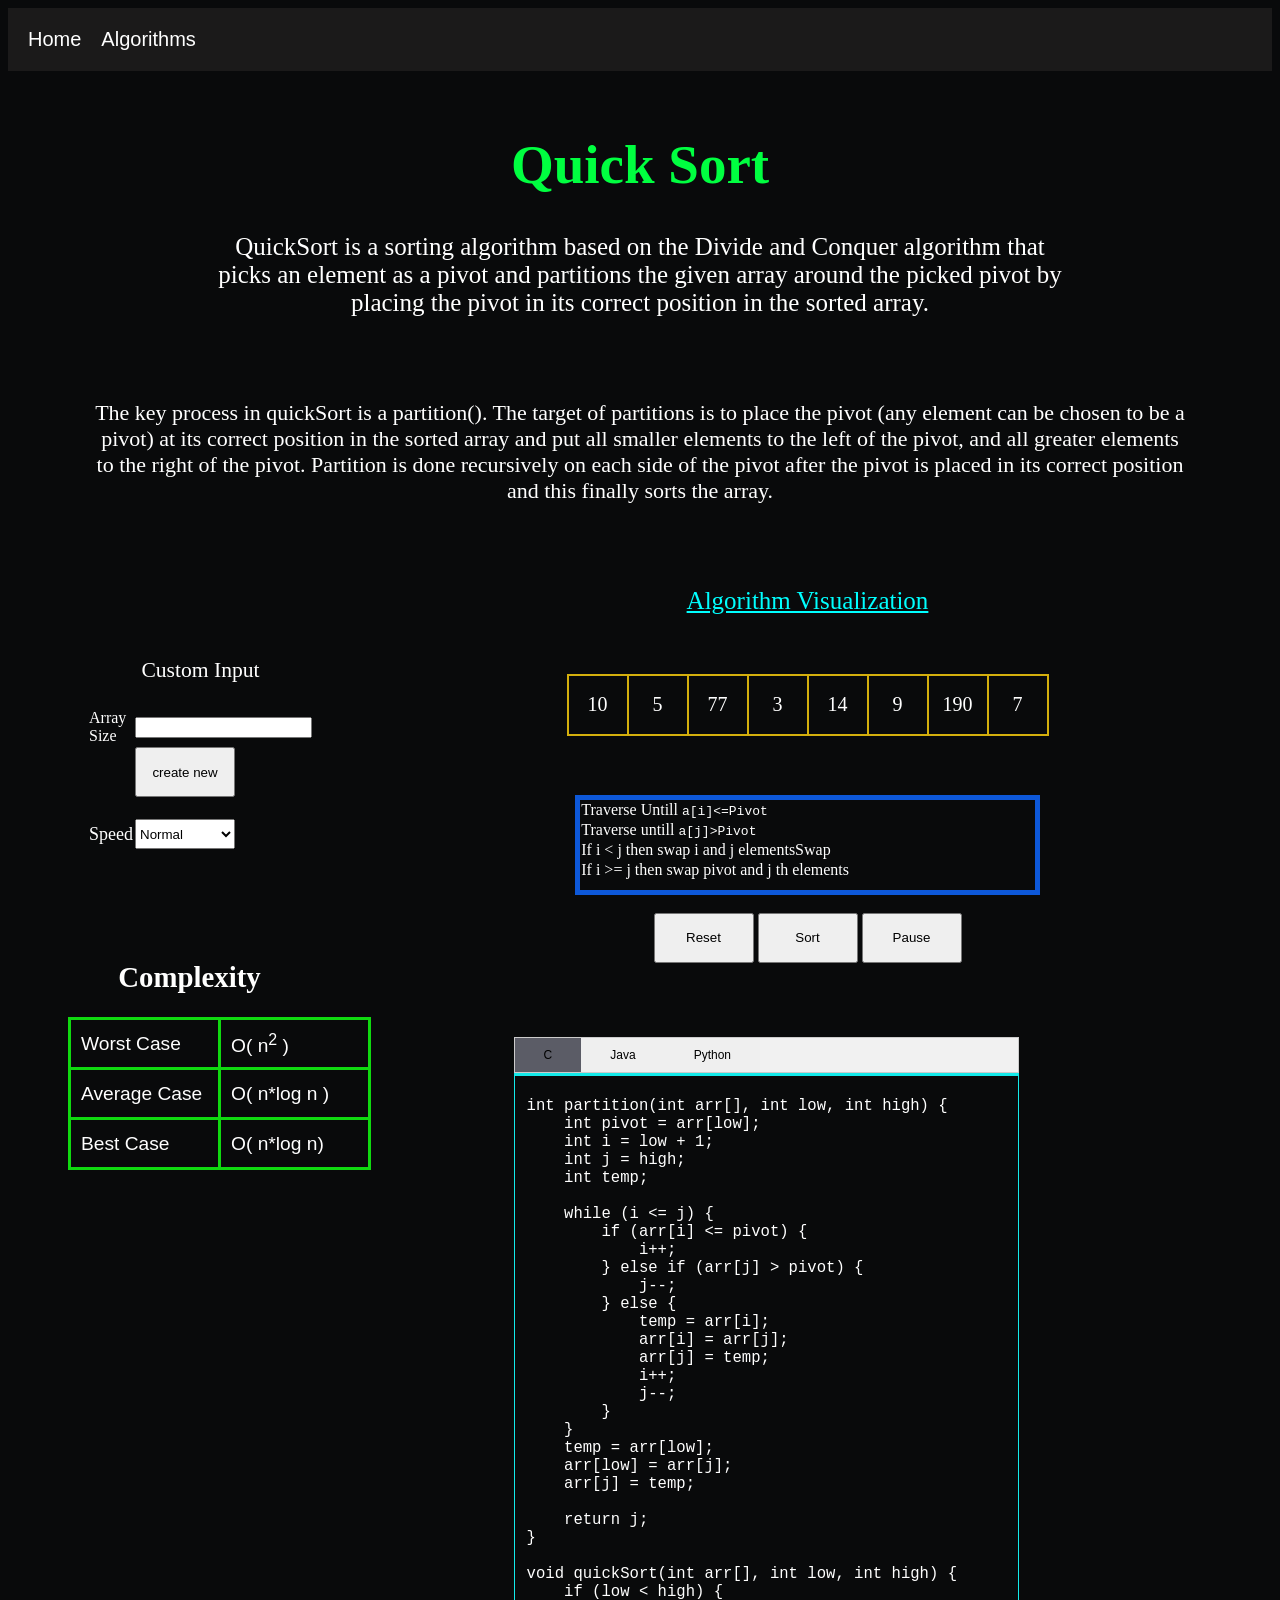
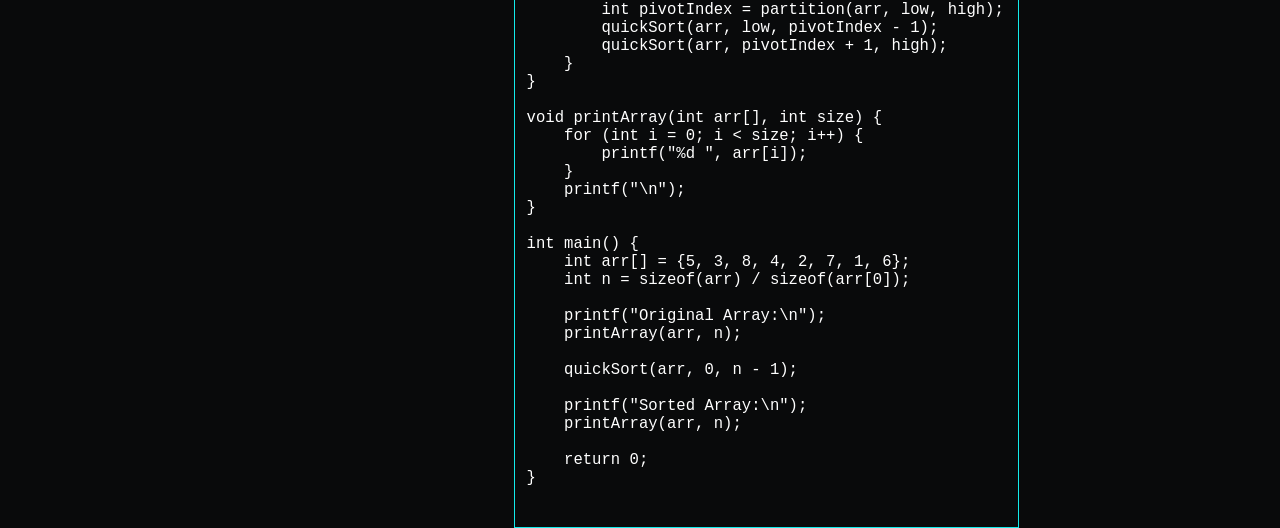
<file: sorting/quick/quick.html>
</html>
<!DOCTYPE html>
<html lang="en">
<head>
    <meta charset="UTF-8">
    <meta name="viewport" content="width=device-width, initial-scale=1.0">
    <title>Quick Sort</title>
    <link rel="stylesheet" href="../../styles.css">
    <script src="./quick.js"></script>
</head>
<body >
    <header>
        <div class="main1">
        <ul>
          <li ><a href="../../index.html">Home</a></li>
          <li ><a href="../../index/Algo.html">Algorithms</a></li>
        </ul>
        </div>
    </header>
    <div class="bub" align="center">
        <h1>Quick Sort</h1>
        <p style="width: 70%;font-size: 25px;">
            QuickSort is a sorting algorithm based on the Divide and Conquer algorithm that picks an element as a pivot 
            and partitions the given array around the picked pivot by placing the pivot in its correct position in the sorted array.
        </p><br><br>
        <p style="width: 90%;font-size: 22px;">
            The key process in quickSort is a partition(). The target of partitions is to place the pivot (any element can be chosen 
            to be a pivot) at its correct position in the sorted array and put all smaller elements to the left of the pivot, and all 
            greater elements to the right of the pivot. Partition is done recursively on each side of the pivot after the pivot is 
            placed in its correct position and this finally sorts the array.
        </p>
        <br><br>
        <div id="expla"></div>
    </div>
    <div id="cont" align="center">
        <div id="cust" >
            <p>Custom Input<br><br>
                <table>
                    <tr><td>Array Size</td>
                    <td><input type="number" id="find"></td></tr>
                    <tr><td></td><td><button id="newA">create new</button></td></tr>
                    <tr><td><br></td></tr>
                    <tr><td style="font-size:18px;">Speed</td>
                    <td><select id="speed" style="height: 30px; width: 100px;" onchange="setSpeed()">
                        <option value="100">Normal</option>
                        <option value="200">Slow</option>
                        <option value="50">Fast</option>
                    </select></td></tr>
                </table>
            </p>
        </div>
        <div id="visu">
            <table class="table" id="arr">
                <caption style="font-size: 25;color: aqua;"> <u>Algorithm Visualization </u></caption>
                
                <tr>
                    <td></td>
                    <td></td>
                    <td></td>
                    <td></td>
                    <td></td>
                    <td></td>
                    <td></td>
                    <td></td>
                </tr>
                <tr id="ele">
                    <td>10</td>
                    <td>5</td>
                    <td>77</td>
                    <td>3</td>
                    <td>14</td>
                    <td>9</td>
                    <td>190</td>
                    <td>7</td>
                </tr>
                <tr>
                    <td></td>
                    <td></td>
                    <td></td>
                    <td></td>
                    <td></td>
                    <td></td>
                    <td></td>
                    <td></td>
                </tr>
                
            </table>
            <div id="msg" style="border: 5px solid rgb(13, 88, 217);width: 50%;height: 100px;text-align: center;" >
                <table id="msgs">
                    <tr><td>Traverse Untill <code>a[i]<=Pivot</code></code></td></tr>
                    <tr><td>Traverse untill <code>a[j]>Pivot</code></td></tr>
                    <tr><td>If i < j then swap i and j elements</i>Swap </td></tr>
                    <tr><td>If i >= j then swap pivot and j th elements</td></tr>
                </table>
            </div><br>
            <button id="rsrt">Reset</button>
            <button id="strt">Sort</button>
            <button id="pause">Pause</button>
            </div>
    </div>
    <div class="analyse" align="center">
        <h2 >Complexity</h2>
        <table>
            <tr>
                <td><a href="#expla" id="wc" onclick="updateArray([2,5,6,8,24,45,90,160,1])">Worst Case</a></td>
                <td>O( n<sup>2</sup> )</td>
            </tr>
            <tr>
                <td><a href="#expla" id="ac" onclick="updateArray([2,67,45,5,90,76,494,45,2])">Average Case</a></td>
                <td>O( n*log n )</td>
            </tr>
            <tr>
                <td><a href="#expla" id="bc" onclick="updateArray([3, 7, 8, 5, 2, 1, 9, 5, 4,3])">Best Case</a></td>
                <td>O( n*log n)</td>
            </tr>
        </table>
    </div>
    <div id="code">
        <div class="codes">
            <button class="proglang" onclick="smapcode(event,'c')">C</button>
            <button class="proglang" onclick="smapcode(event,'java')">Java</button>
            <button class="proglang" onclick="smapcode(event,'py')">Python</button>
        </div>
        <div id="c" class="cntnt">
<pre>
int partition(int arr[], int low, int high) {
    int pivot = arr[low];
    int i = low + 1;
    int j = high;
    int temp;

    while (i <= j) {
        if (arr[i] <= pivot) {
            i++;
        } else if (arr[j] > pivot) {
            j--;
        } else {
            temp = arr[i];
            arr[i] = arr[j];
            arr[j] = temp;
            i++;
            j--;
        }
    }
    temp = arr[low];
    arr[low] = arr[j];
    arr[j] = temp;

    return j; 
}

void quickSort(int arr[], int low, int high) {
    if (low < high) {
        int pivotIndex = partition(arr, low, high);
        quickSort(arr, low, pivotIndex - 1);
        quickSort(arr, pivotIndex + 1, high);
    }
}

void printArray(int arr[], int size) {
    for (int i = 0; i < size; i++) {
        printf("%d ", arr[i]);
    }
    printf("\n");
}

int main() {
    int arr[] = {5, 3, 8, 4, 2, 7, 1, 6};
    int n = sizeof(arr) / sizeof(arr[0]);

    printf("Original Array:\n");
    printArray(arr, n);

    quickSort(arr, 0, n - 1);

    printf("Sorted Array:\n");
    printArray(arr, n);

    return 0;
}
        
</pre>
        </div>
        <div id="java" class="cntnt">
<pre>
public class QuickSort {

    public static void quickSort(int[] arr, int low, int high) {
        if (low < high) {
            int pivotIndex = partition(arr, low, high);
            quickSort(arr, low, pivotIndex - 1);
            quickSort(arr, pivotIndex + 1, high);
        }
    }

    public static int partition(int[] arr, int low, int high) {
        int pivot = arr[low];
        int i = low + 1;
        int j = high;

        while (i <= j) {
            if (arr[i] <= pivot) {
                i++;
            } else if (arr[j] > pivot) {
                j--;
            } else {
                int temp = arr[i];
                arr[i] = arr[j];
                arr[j] = temp;
                i++;
                j--;
            }
        }
        int temp = arr[low];
        arr[low] = arr[j];
        arr[j] = temp;

        return j; // return the pivot index
    }

    public static void main(String[] args) {
        int[] arr = {5, 3, 8, 4, 2, 7, 1, 6};
        int n = arr.length;

        System.out.println("Original Array:");
        printArray(arr);

        quickSort(arr, 0, n - 1);

        System.out.println("Sorted Array:");
        printArray(arr);
    }

    public static void printArray(int[] arr) {
        for (int num : arr) {
            System.out.print(num + " ");
        }
        System.out.println();
    }
}
    
</pre>
        </div>
        <div id="py" class="cntnt">
<pre>
function partition(arr, low, high):
    pivot = arr[low]
    i = low + 1
    j = high

    while i <= j:
        if arr[i] <= pivot:
            i++
        else if arr[j] > pivot:
            j--
        else:
            swap arr[i] and arr[j]

    swap arr[low] and arr[j] 
    return j
function quickSort(arr, low, high):
    if low < high:
        pivotIndex = partition(arr, low, high)
        quickSort(arr, low, pivotIndex - 1)
        quickSort(arr, pivotIndex + 1, high)


</pre>
        </div>
    </div>
</body>
</file>
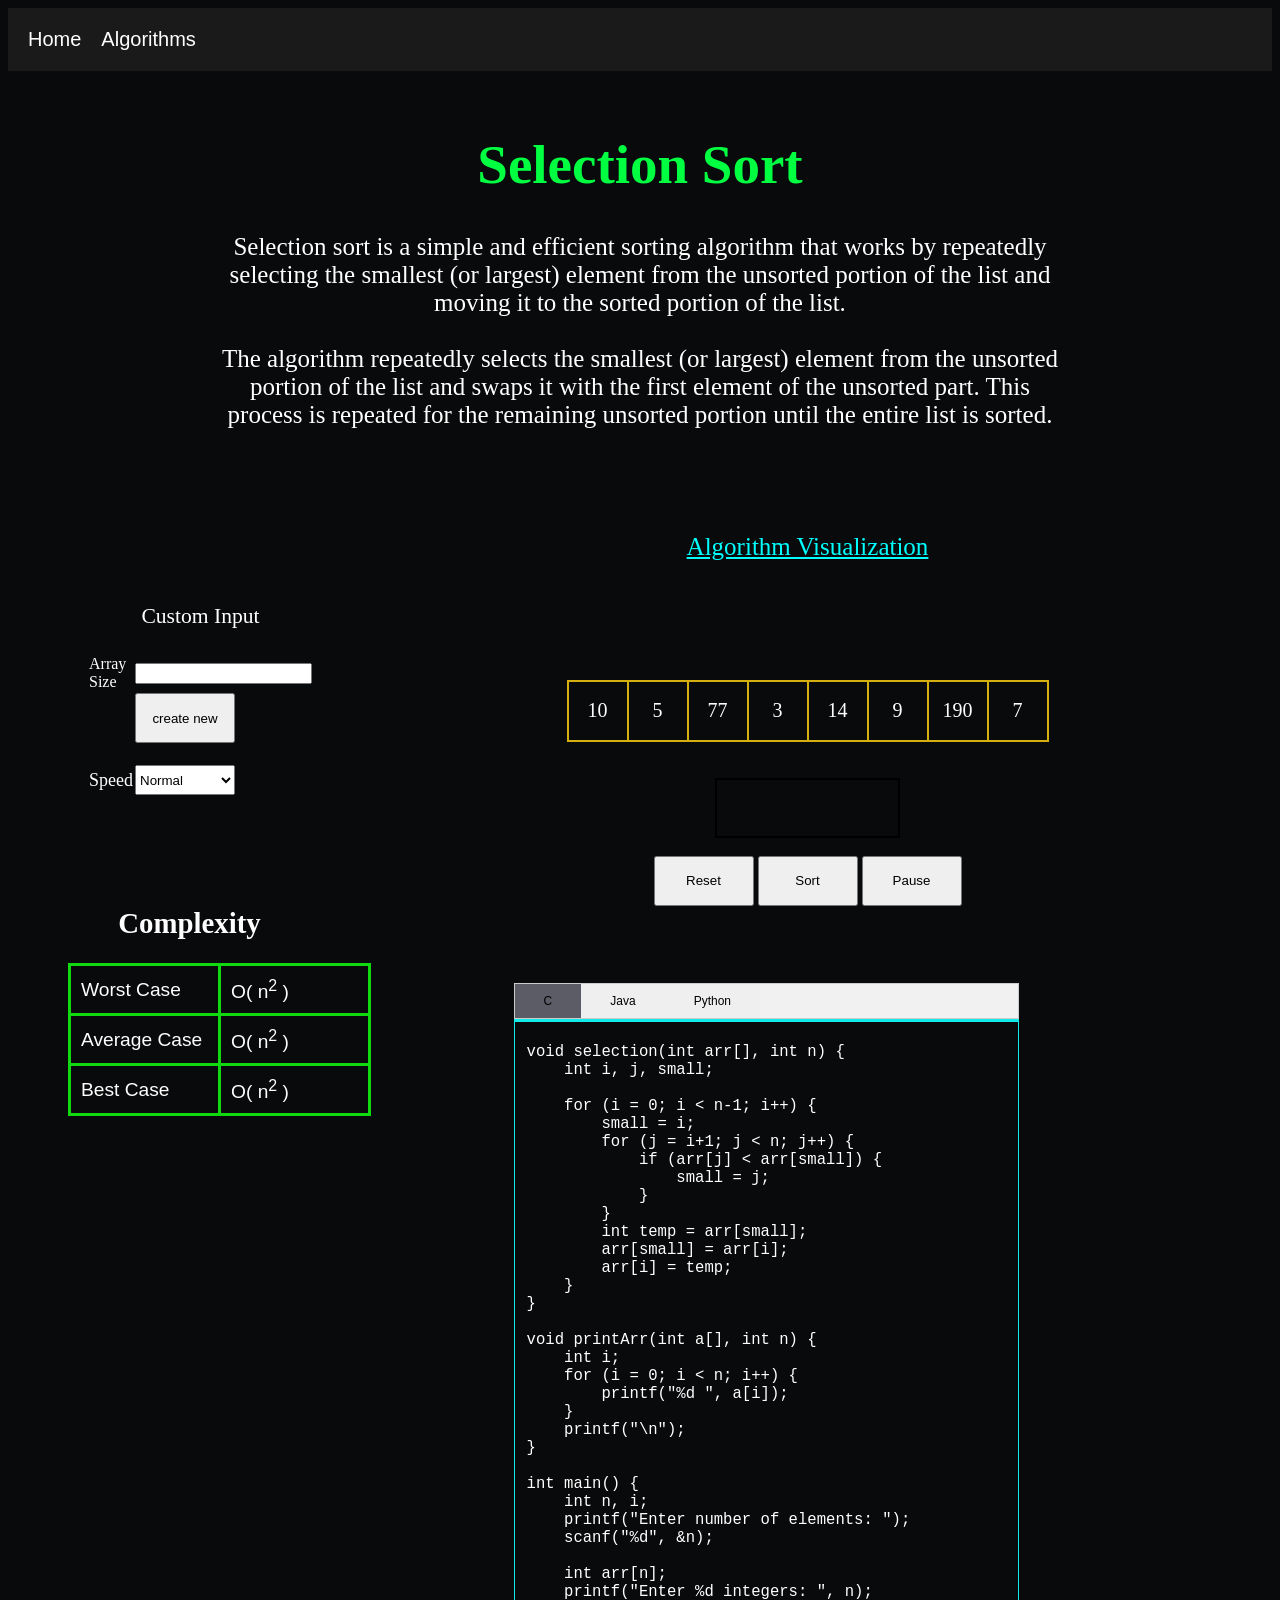
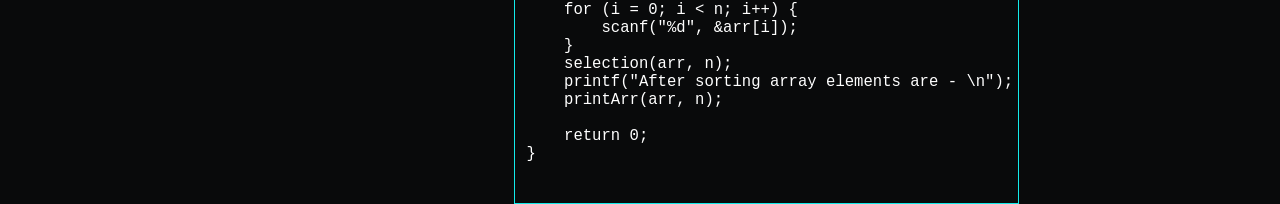
<file: sorting/selection/Selection.html>
</html>
<!DOCTYPE html>
<html lang="en">
<head>
    <meta charset="UTF-8">
    <meta name="viewport" content="width=device-width, initial-scale=1.0">
    <title>Document</title>
    <link rel="stylesheet" href="../../styles.css">
    <script src="./select2.js"></script>
</head>
<body >
    <header>
        <div class="main1">
        <ul>
          <li ><a href="../../index.html">Home</a></li>
          <li ><a href="../../index/Algo.html">Algorithms</a></li>
        </ul>
        </div>
    </header>
    <div class="bub" align="center">
        <h1>Selection Sort</h1>
        <p style="width: 70%;font-size: 25px;">
            Selection sort is a simple and efficient sorting algorithm that works by repeatedly selecting 
            the smallest (or largest) element from the unsorted portion of the list and moving it to the sorted
             portion of the list. <br><br>
             The algorithm repeatedly selects the smallest (or largest) element from the unsorted portion of the 
             list and swaps it with the first element of the unsorted part. This process is repeated for the remaining 
             unsorted portion until the entire list is sorted. 
        </p><br><br><br>
        <div id="expla"></div>
    </div>
    <div id="cont" align="center">
        <div id="cust" >
            
            <p>Custom Input<br><br>
                <table>
                    <tr><td>Array Size</td>
                    <td><input type="number" id="find"></td></tr>
                    <tr><td></td><td><button id="newA">create new</button></td></tr>
                    <tr><td><br></td></tr>
                    <tr><td style="font-size:18px;">Speed</td>
                    <td><select id="speed" style="height: 30px; width: 100px;" onchange="setSpeed()">
                        <option value="100">Normal</option>
                        <option value="200">Slow</option>
                        <option value="50">Fast</option>
                    </select></td></tr>
                </table>
            </p>
        </div>
        <div id="visu">
            <table class="table" id="arr">
                <caption style="font-size: 25;color: aqua;"> <u>Algorithm Visualization </u></caption>
                <tr>
                    <td></td>
                    <td></td>
                    <td></td>
                    <td></td>
                    <td></td>
                    <td></td>
                    <td></td>
                    <td></td>
                </tr>
                <tr>
                    <td></td>
                    <td></td>
                    <td></td>
                    <td></td>
                    <td></td>
                    <td></td>
                    <td></td>
                    <td></td>
                </tr>
                <tr id="ele">
                    <td>10</td>
                    <td>5</td>
                    <td>77</td>
                    <td>3</td>
                    <td>14</td>
                    <td>9</td>
                    <td>190</td>
                    <td>7</td>
                </tr>
            </table><br><br>
            <div id="msg" style="border: 2px solid black;width: 20%;height: 60px;text-align: center;" >
                <p  style="margin-top: 2px;"></p><br>
            </div><br>

            <button id="rsrt">Reset</button>
            <button id="strt">Sort</button>
            <button id="pause">Pause</button>
            </div>
    </div>
    <div class="analyse" align="center">
        <h2 >Complexity</h2>
        <table>
            <tr>
                <td><a href="#expla" id="wc" onclick="updateArray([167,130,110,98,86,29,0,-2,1])">Worst Case</a></td>
                <td>O( n<sup>2</sup> )</td>
            </tr>
            <tr>
                <td><a href="#expla" id="ac" onclick="updateArray([2,67,45,5,90,76,494,45,2])">Average Case</a></td>
                <td>O( n<sup>2</sup> )</td>
            </tr>
            <tr>
                <td><a href="#expla" id="bc" onclick="updateArray([2,5,6,8,24,45,90,160,3])">Best Case</a></td>
                <td>O( n<sup>2</sup> )</td>
            </tr>
        </table>
    </div>
    <div id="code">
        <div class="codes">
            <button class="proglang" onclick="smapcode(event,'c')">C</button>
            <button class="proglang" onclick="smapcode(event,'java')">Java</button>
            <button class="proglang" onclick="smapcode(event,'py')">Python</button>
        </div>
        <div id="c" class="cntnt">

    <pre>
void selection(int arr[], int n) {
    int i, j, small;

    for (i = 0; i < n-1; i++) {
        small = i;
        for (j = i+1; j < n; j++) {
            if (arr[j] < arr[small]) {
                small = j;
            }
        }
        int temp = arr[small];
        arr[small] = arr[i];
        arr[i] = temp;
    }
}

void printArr(int a[], int n) {
    int i;
    for (i = 0; i < n; i++) {
        printf("%d ", a[i]);
    }
    printf("\n");
}

int main() {
    int n, i;
    printf("Enter number of elements: ");
    scanf("%d", &n);

    int arr[n];
    printf("Enter %d integers: ", n);
    for (i = 0; i < n; i++) {
        scanf("%d", &arr[i]);
    }
    selection(arr, n);
    printf("After sorting array elements are - \n");
    printArr(arr, n);

    return 0;
}            
    </pre>

        </div>
        <div id="java" class="cntnt">

<pre>
public class SelectionSort
{
    void sort(int arr[])
    {
        int n = arr.length;
        for (int i = 0; i < n-1; i++)
        {
            int min_idx = i;
            for (int j = i+1; j < n; j++)
                if (arr[j] < arr[min_idx])
                    min_idx = j;
            int temp = arr[min_idx];
            arr[min_idx] = arr[i];
            arr[i] = temp;
        }
    }
    void printArray(int arr[])
    {
        int n = arr.length;
        for (int i=0; i < n ; ++i)
            System.out.print(arr[i]+" ");
        System.out.println();
    }
    public static void main(String args[])
    {
        SelectionSort ob = new SelectionSort();
        int arr[] = {64,25,12,22,11};
        ob.sort(arr);
        System.out.println("Sorted array");
        ob.printArray(arr);
    }
}
</pre>
        </div>
        <div id="py" class="cntnt">

    <pre>
def selection_sort(arr):
    for i in range(len(arr) - 1):
        min_idx = i
        for j in range(i + 1, len(arr)):
            if arr[min_idx] > arr[j]:
                min_idx = j
        arr[i], arr[min_idx] = arr[min_idx], arr[i]

def get_user_input():
    n = int(input("Enter number of elements: "))
    arr = []
    print(f"Enter {n} integers:")
    for _ in range(n):
        arr.append(int(input()))
    return arr

if __name__ == "__main__":
    arr = get_user_input()
    selection_sort(arr)
    print("Sorted array")
    for i in range(len(arr)):
        print(arr[i], end=" ")

    </pre>

        </div>
    </div>
</body>
</file>
<file: styles.css>
body{
    background-color: #090a0b;
    color: white;
}
.container {
    display: flex;
    flex-direction: column;
    align-items: center;
    justify-content: center;
}

.container h1 {
    font-size: 4rem;
    color: rgb(230, 122, 20);
    margin-bottom: 1rem;
}

#expla{
    font-size: 2rem;
    color:rgb(94, 230, 20);
}

.container p {
    font-size: 1.2rem;
    color: #666;
    max-width: 600px;
    text-align: center;
    margin-bottom: 2rem;
}

.start-button {
    background-color: #ff0000;
    color: #fff;
    border: none;
    padding: 0.8rem 1.5rem;
    font-size: 1rem;
    cursor: pointer;
}

.start-button:hover {
    background-color: #8b2f3f;
    border-radius: 5%;
}

.main1 ul {
list-style-type: none;
margin: 0px;
padding: 10px;
overflow: hidden;
background-color: #1b1a1a;
}

.main1 li {
float:left;
padding: 10px;
}
.main1 li a {
    color: white;
    font-size: 20px;
    font-family: 'Segoe UI', Tahoma, Geneva, Verdana, sans-serif ;
text-decoration: none;
}
.main1 li a:hover {
    padding: 8px;
background-color: #111111;
}

.side{
    position: fixed;
    padding: 20px;
}
.side a{
    color: rgb(255, 255, 255);
    text-decoration: none;
    font-size: 18px;
    font-family :cursive;
    width: 100%;
    padding: 5px;
}

.side a:hover{
    background-color: rgb(228, 170, 170);
    border-radius: 20%;
    color: #111111;
}
*{
    box-sizing: border-box;
}
p{
    color: rgb(255, 255, 255);
    font-size: larger;
}
h1{
    color: #00ff40;
}
.bub{
    margin: 5px;
    padding: 20px;
}
.bub h1{
    font-size: 55px;
}
#cont{
    height: 350px;
    display: flex;
}
#cust{
    flex: 0 0 20%;
    padding: 30px;
    margin-top: 20px;
    margin-left: 50px;
    font-size: large;
}
#visu{
    flex: 1;
}
table{
    border-collapse: collapse;
}
td.comp{
    background-color: rgb(6, 152, 135);
}
td.sorted{
    background-color: #00ff40;
    color: black;
}
td.swp{
    background-color: rgb(228, 13, 13);
}
td.ash{
    background-color: rgb(54, 52, 52);
    color: #861c1c;
}
#Arr td{
    text-align: center;
    font-size: 20px;
    width: 60px;
    height: 60px;
}
#ele td{
    border:2px solid rgb(212, 175, 13);
}
#strt,#pause,#rsrt,#wc,#bc,#ac,#newA{
    width: 100px;
    height: 50px;
    margin-top: 0px;
    cursor: pointer;
}
#strt:hover,#pause:hover,#rsrt:hover,#newA:hover{
    background-color: #c6ddd5;
    border-radius: 20%;
}
.analyse{
    flex:0 0 20%;
    float: left;
    font-size: larger;
}
#code{
    flex: 1;
    margin-top: 100px;
    margin-left: 40%;
    width: 40%;
    align-items: center;
    height: 400px;
    border-radius: 5%;
    font-size: larger;
}
.analyse td{
    width: 150px;
    text-align: left;
    height: 50px;
    font-size: larger;
    font-family: 'Lucida Sans', 'Lucida Sans Regular', 'Lucida Grande', 'Lucida Sans Unicode', Geneva, Verdana, sans-serif;

}
.analyse a{
    color: white;
    text-decoration: none;
}
.analyse td{
    border: 3px solid rgb(16, 217, 16);
    padding: 10px;
}
.analyse table{
    margin-left: 60px;
}
.codes {
overflow: hidden;
border: 1px solid #ccc;
background-color: #f1f1f1;
width: 100%;
}
.codes button {
float: left;
border: none;
cursor: pointer;
padding: 10px 29px;
transition: 0.3s;
font-size: 12px;
}
.codes button:hover{
    background-color: rgb(147, 152, 156);
}
.codes button.active{
    background-color: rgb(91, 92, 102);
}
.cntnt{
    display: none;
    color: rgb(255, 255, 255);
    padding: 6px 12px;
    border: 1px solid #ccc;
    border-top: none;
    border-style: solid;
    border-color: #13eaea;
}
.box{
    width: 50px;
    height: 50px;
    background-color: rgb(255, 255, 255);
    display: inline-block;
    margin: 5px;
    color:black;
    text-align: center;
    line-height: 50px;
}
#num {
    width: 600px;
    display: flex;
    flex-wrap: wrap;
  }
</file>
